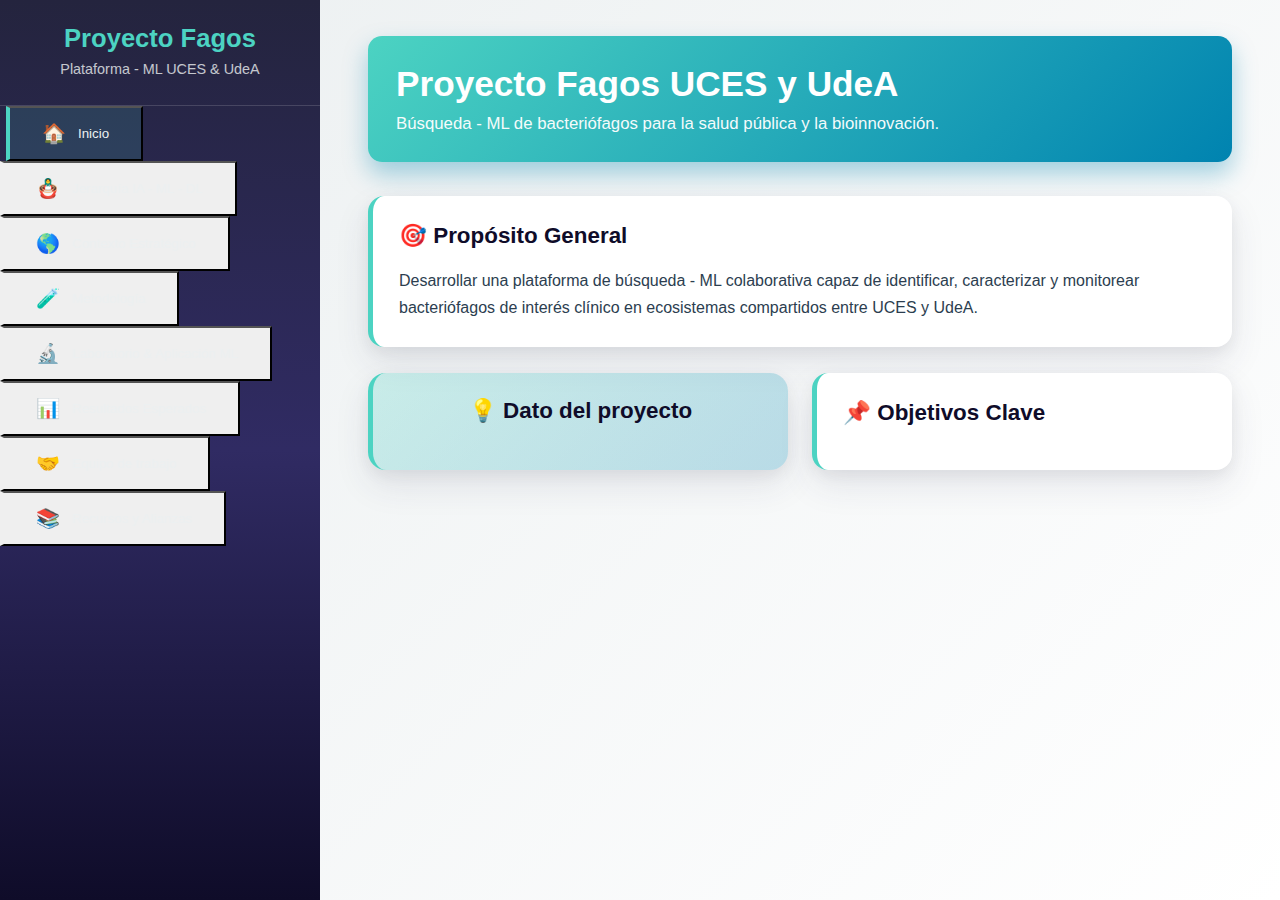
<file: index.html>
<!DOCTYPE html>
<html lang="es">
<head>
    <meta charset="UTF-8">
    <meta name="viewport" content="width=device-width, initial-scale=1.0">
    <title>Proyecto Fagos UCES y UdeA</title>
    <link rel="stylesheet" href="css/style.css">
</head>
<body>
    <button class="mobile-menu-btn" onclick="toggleSidebar()">☰</button>

    <div class="container">
        <nav class="sidebar" id="sidebar">
            <div class="sidebar-header">
                <h1>Proyecto Fagos</h1>
                <p>Plataforma - ML UCES &amp; UdeA</p>
            </div>

            <button class="menu-item active" data-section="home" onclick="showSection('home')">
                <span>🏠</span> Inicio
            </button>
            <button class="menu-item" data-section="jerarquia" onclick="showSection('jerarquia')">
                <span>🪆</span> Jerarquía IA - ML - DL
            </button>
            <button class="menu-item" data-section="context" onclick="showSection('context')">
                <span>🌎</span> Contexto Estratégico
            </button>
            <button class="menu-item" data-section="metodologia" onclick="showSection('metodologia')">
                <span>🧪</span> Metodología
            </button>
            <button class="menu-item" data-section="laboratorio" onclick="showSection('laboratorio')">
                <span>🔬</span> Laboratorio &amp; Aplicación ML
            </button>
            <button class="menu-item" data-section="resultados" onclick="showSection('resultados')">
                <span>📊</span> Resultados Esperados
            </button>
            <button class="menu-item" data-section="equipo" onclick="showSection('equipo')">
                <span>🤝</span> Equipo de trabajo
            </button>
            <button class="menu-item" data-section="recursos" onclick="showSection('recursos')">
                <span>📚</span> Recursos y Alianzas
            </button>
        </nav>

        <main class="main-content">
            <section id="home" class="content-section active">
                <header class="section-header">
                    <h2>Proyecto Fagos UCES y UdeA</h2>
                    <p>Búsqueda - ML de bacteriófagos para la salud pública y la bioinnovación.</p>
                </header>

                <article class="card">
                    <h3>🎯 Propósito General</h3>
                    <p>Desarrollar una plataforma de búsqueda - ML colaborativa capaz de identificar, caracterizar y monitorear bacteriófagos de interés clínico en ecosistemas compartidos entre UCES y UdeA.</p>
                </article>

                <div class="grid-2">
                    <article class="card fact-box">
                        <h3>💡 Dato del proyecto</h3>
                        <p id="fact-content"></p>
                    </article>

                    <article class="card">
                        <h3>📌 Objetivos Clave</h3>
                        <ul style="margin-left: 20px; line-height: 1.8;"></ul>
                    </article>
                </div>
            </section>

            <section id="jerarquia" class="content-section">
                <header class="section-header">
                    <h2>Jerarquía de la IA - ML - DL</h2>
                    <p>Explora el curso interactivo completo basado en la clasificación de la Inteligencia Artificial.</p>
                </header>

                <article class="card">
                    <h3>💡 Contenido temático:</h3>
                    <p>
                        A continuación se integra el módulo original de referencia con todos sus apartados, recursos didácticos e interacciones.
                        Puedes recorrerlo dentro de la aplicación manteniendo el esquema de navegación lateral de Proyecto Fagos.
                    </p>
                    <div class="hierarchy-iframe-wrapper">
                        <iframe id="hierarchy-iframe" src="appF2.html" title="Jerarquía IA - ML - DL"></iframe>
                    </div>
                </article>
            </section>

            <section id="context" class="content-section">
                <header class="section-header">
                    <h2>🌎 Contexto Estratégico</h2>
                    <p>La resistencia antimicrobiana exige soluciones colaborativas basadas en vigilancia temprana y terapias innovadoras.</p>
                </header>

                <div class="grid-3">
                    <article class="card">
                        <h3>🦠 Salud Pública</h3>
                        <p></p>
                    </article>
                    <article class="card">
                        <h3>🌱 Ecosistemas Compartidos</h3>
                        <p></p>
                    </article>
                    <article class="card">
                        <h3>🔗 Cooperación Binacional</h3>
                        <p></p>
                    </article>
                </div>

                <article class="card">
                    <h3>📈 Enfoque Integral</h3>
                    <div class="grid-auto">
                        <div class="card" style="border-left-color: #0083b0;">
                            <h4>Vigilancia Ambiental</h4>
                            <p></p>
                        </div>
                        <div class="card" style="border-left-color: #c33764;">
                            <h4>Investigación Traslacional</h4>
                            <p></p>
                        </div>
                        <div class="card" style="border-left-color: #4cd3c2;">
                            <h4>Modelado Predictivo</h4>
                            <p></p>
                        </div>
                    </div>
                </article>
            </section>

            <section id="metodologia" class="content-section">
                <header class="section-header">
                    <h2>🧪 Metodología del Proyecto</h2>
                    <p>Un ciclo iterativo que conecta campo, laboratorio, análisis de datos y transferencia tecnológica.</p>
                </header>

                <article class="card">
                    <h3>🔁 Flujo Operativo</h3>
                    <div class="timeline">
                        <div class="timeline-item">
                            <div class="timeline-card">
                                <div class="timestamp">Fase 1</div>
                                <h4>Planificación del Muestreo</h4>
                                <p>Selección de sitios, matrices y diseño de réplicas coordinadas entre equipos locales.</p>
                            </div>
                        </div>
                        <div class="timeline-item">
                            <div class="timeline-card">
                                <div class="timestamp">Fase 2</div>
                                <h4>Aislamiento y Cultivo</h4>
                                <p>Enriquecimiento bacteriano, cuantificación de fagos y validación de pureza.</p>
                            </div>
                        </div>
                        <div class="timeline-item">
                            <div class="timeline-card">
                                <div class="timestamp">Fase 3</div>
                                <h4>Secuenciación y Análisis</h4>
                                <p>Metagenómica shotgun, anotación funcional y clasificación taxonómica.</p>
                            </div>
                        </div>
                        <div class="timeline-item">
                            <div class="timeline-card">
                                <div class="timestamp">Fase 4</div>
                                <h4>Transferencia &amp; Difusión</h4>
                                <p>Protocolos abiertos, tableros en línea y talleres técnicos para actores sanitarios.</p>
                            </div>
                        </div>
                    </div>
                </article>

                <article class="card">
                    <h3>🧭 Protocolos Guiados</h3>
                    <div class="grid-3">
                        <button class="card" style="text-align: left; border-left-color: #0083b0;" onclick="loadProtocol('muestreo')">
                            <h4>Ruta de Muestreo</h4>
                            <p>Planificación, calibración y control de calidad en campo.</p>
                        </button>
                        <button class="card" style="text-align: left; border-left-color: #4cd3c2;" onclick="loadProtocol('laboratorio')">
                            <h4>Laboratorio</h4>
                            <p>Aislamiento, purificación y cuantificación de fagos.</p>
                        </button>
                        <button class="card" style="text-align: left; border-left-color: #c33764;" onclick="loadProtocol('analisis')">
                            <h4>Análisis Computacional</h4>
                            <p>Pipelines reproducibles y anotación automatizada.</p>
                        </button>
                    </div>
                    <div class="card" style="margin-top: 20px; border-left-color: #24243e;">
                        <h4>Detalle seleccionado</h4>
                        <p id="protocol-content"></p>
                    </div>
                </article>
            </section>

            <section id="laboratorio" class="content-section">
                <header class="section-header">
                    <h2>🔬 Laboratorio &amp; Aplicación ML</h2>
                    <p>Infraestructura compartida para caracterizar fagos con rigor y reproducibilidad.</p>
                </header>

                <div class="grid-2">
                    <article class="card">
                        <h3>🏛️ Plataforma de Bacterias vs Fagos - ML</h3>
                        <ul style="margin-left: 20px; line-height: 1.8;"></ul>
                    </article>

                    <article class="card">
                        <h3>💻 Núcleo Bioinformático</h3>
                        <p></p>
                        <div class="pill"></div>
                        <div class="pill"></div>
                        <div class="pill"></div>
                        <div class="pill"></div>
                    </article>
                </div>

                <article class="card">
                    <h3>🔒 Gobernanza de Datos</h3>
                    <div class="grid-auto">
                        <div class="card" style="border-left-color: #0f0c29;">
                            <h4>Seguridad &amp; Ética</h4>
                                <p></p>
                        </div>
                        <div class="card" style="border-left-color: #4cd3c2;">
                            <h4>Datos Abiertos</h4>
                                <p></p>
                        </div>
                        <div class="card" style="border-left-color: #0083b0;">
                            <h4>Interoperabilidad</h4>
                                <p></p>
                        </div>
                    </div>
                </article>
            </section>

            <section id="resultados" class="content-section">
                <header class="section-header">
                    <h2>📊 Resultados Esperados</h2>
                    <p>Metas medibles que respaldan la viabilidad y el impacto del proyecto en salud pública.</p>
                </header>

                <div class="grid-3">
                    <button class="card" style="text-align: left; border-left-color: #4cd3c2;" onclick="highlightResult('viabilidad')">
                        <h3>✅ Validación Técnica</h3>
                    </button>
                    <button class="card" style="text-align: left; border-left-color: #0083b0;" onclick="highlightResult('impacto')">
                        <h3>🌍 Impacto Social</h3>
                    </button>
                    <button class="card" style="text-align: left; border-left-color: #c33764;" onclick="highlightResult('seguimiento')">
                        <h3>📡 Seguimiento Continuo</h3>
                    </button>
                </div>

                <article class="card" style="margin-top: 20px; border-left-color: #24243e;">
                    <h3>🔍 Detalle en foco</h3>
                    <p id="result-highlight"></p>
                </article>

                <div class="grid-2" style="margin-top: 20px;">
                    <article class="card">
                        <h3>📑 Indicadores Clave</h3>
                        <ul style="margin-left: 20px; line-height: 1.8;"></ul>
                    </article>
                    <article class="card">
                        <h3>🤖 Innovación Aplicada</h3>
                        <p></p>
                    </article>
                </div>
            </section>

            <section id="equipo" class="content-section">
                <header class="section-header">
                    <h2>🤝 Equipo de trabajo</h2>
                    <p>Una red interdisciplinaria con liderazgo compartido entre UCES y UdeA.</p>
                </header>

                <div class="grid-3">
                    <article class="card">
                        <h3>Dr. Ronald Guillermo Peláez Sánchez</h3>
                        <p>Director científico, especialista en fagoterapia clínica, UCES.</p>
                        <div class="badge">Microbiología</div>
                    </article>
                    <article class="card">
                        <h3>Dra. Alexandra Cuartas</h3>
                        <p>Codirectora UdeA, cientifica especialista en fagoterapia clínica.</p>
                        <div class="badge">Microbiología</div>
                    </article>
                    <article class="card">
                        <h3>MSc. John Jairo Estrada Álvarez</h3>
                        <p>Asistente técnico en ML.</p>
                        <div class="badge">Matemático UdeA</div>
                        <div class="badge">Matemáticas aplicadas en Automatización y Control EAFIT</div>
                    </article>
                    <article class="card">
                        <h3>Estudiante Investigadora</h3>
                        <p>Valentina Rueda Paniagua.</p>
                        <div class="badge">Bióloga</div>
                        <div class="badge">Estudiante práctica</div>
                        <div class="badge">Universidad CES</div>
                    </article>
                </div>
            </section>

            <section id="recursos" class="content-section">
                <header class="section-header">
                    <h2>📚 Recursos y Alianzas</h2>
                    <p>Conectando conocimiento, financiamiento y transferencia tecnológica.</p>
                </header>

                <div class="grid-2">
                    <article class="resource-card">
                        <h4>Repositorio de Protocolos</h4>
                        <p>Documentación técnica, checklists y datasets anonimizados para laboratorios asociados.</p>
                        <a href="#">Acceder al repositorio</a>
                    </article>
                    <article class="resource-card" style="background: linear-gradient(135deg, rgba(12, 52, 131, 0.92), rgba(58, 96, 115, 0.92));">
                        <h4>Financiamiento</h4>
                        <p>Becas binacionales, cooperación internacional y coinversión con instituciones de salud.</p>
                        <a href="#">Ver convocatorias activas</a>
                    </article>
                </div>

                <article class="card" style="margin-top: 24px;">
                    <h3>📬 Contacto y Próximos Pasos</h3>
                    <ul style="margin-left: 20px; line-height: 1.8;">
                        <li>Convocatoria abierta para laboratorios asociados hasta Q4.</li>
                        <li>Agenda de workshops técnicos trimestrales en formato híbrido.</li>
                        <li>Integración con observatorios de salud pública y consorcios farmacéuticos.</li>
                    </ul>
                </article>
            </section>
        </main>
    </div>

    <script src="js/app.js"></script>
</body>
</html>
</file>
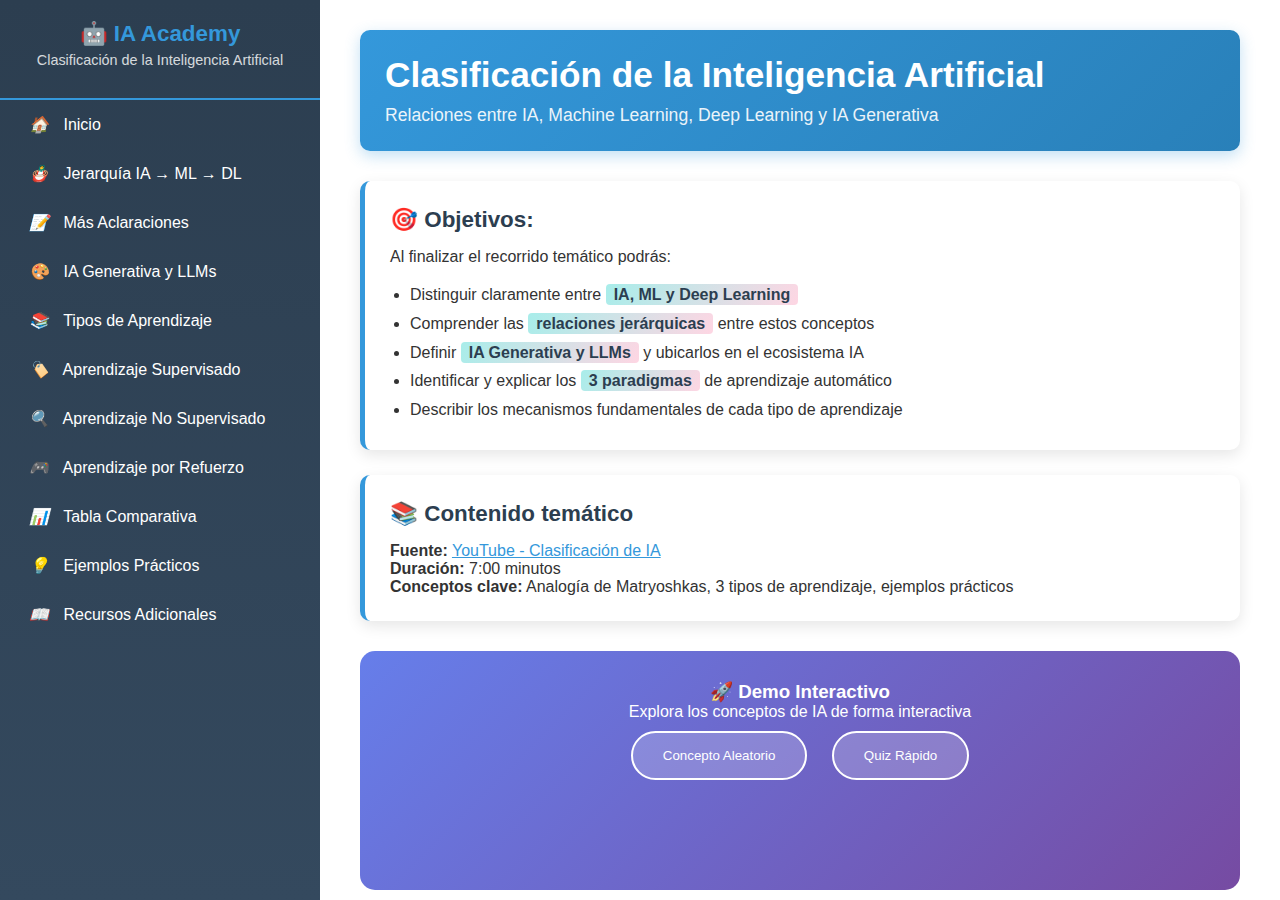
<file: appF2.html>
<!DOCTYPE html>
<html lang="es">
<head>
    <meta charset="UTF-8">
    <meta name="viewport" content="width=device-width, initial-scale=1.0">
    <title>Clasificación de la Inteligencia Artificial - Curso Interactivo</title>
    <style>
        * {
            margin: 0;
            padding: 0;
            box-sizing: border-box;
        }

        body {
            font-family: 'Segoe UI', Tahoma, Geneva, Verdana, sans-serif;
            background: linear-gradient(135deg, #667eea 0%, #764ba2 100%);
            min-height: 100vh;
            color: #333;
        }

        .container {
            display: flex;
            min-height: 100vh;
            max-width: 1400px;
            margin: 0 auto;
            background: white;
            box-shadow: 0 0 30px rgba(0,0,0,0.3);
        }

        /* Sidebar Menu */
        .sidebar {
            width: 320px;
            background: linear-gradient(180deg, #2c3e50 0%, #34495e 100%);
            color: white;
            padding: 20px 0;
            position: fixed;
            height: 100vh;
            overflow-y: auto;
            transition: transform 0.3s ease;
            z-index: 1000;
        }

        .sidebar-header {
            text-align: center;
            padding: 0 20px 30px;
            border-bottom: 2px solid #3498db;
        }

        .sidebar-header h1 {
            font-size: 1.4em;
            margin-bottom: 5px;
            color: #3498db;
        }

        .sidebar-header p {
            font-size: 0.9em;
            opacity: 0.8;
        }

        .menu-item {
            display: block;
            padding: 15px 25px;
            color: white;
            text-decoration: none;
            transition: all 0.3s ease;
            border-left: 4px solid transparent;
            cursor: pointer;
        }

        .menu-item:hover, .menu-item.active {
            background: rgba(52, 152, 219, 0.2);
            border-left-color: #3498db;
            transform: translateX(5px);
        }

        .menu-item i {
            width: 20px;
            margin-right: 10px;
        }

        /* Main Content */
        .main-content {
            flex: 1;
            margin-left: 320px;
            padding: 30px 40px;
            overflow-y: auto;
            max-height: 100vh;
        }

        .content-section {
            display: none;
            animation: fadeIn 0.5s ease;
        }

        .content-section.active {
            display: block;
        }

        @keyframes fadeIn {
            from { opacity: 0; transform: translateY(20px); }
            to { opacity: 1; transform: translateY(0); }
        }

        .section-header {
            background: linear-gradient(135deg, #3498db, #2980b9);
            color: white;
            padding: 25px;
            border-radius: 10px;
            margin-bottom: 30px;
            box-shadow: 0 5px 15px rgba(52, 152, 219, 0.3);
        }

        .section-header h2 {
            font-size: 2.2em;
            margin-bottom: 10px;
        }

        .section-header p {
            font-size: 1.1em;
            opacity: 0.9;
        }

        /* Cards */
        .card {
            background: white;
            border-radius: 10px;
            padding: 25px;
            margin-bottom: 25px;
            box-shadow: 0 5px 15px rgba(0,0,0,0.1);
            border-left: 5px solid #3498db;
            transition: transform 0.3s ease, box-shadow 0.3s ease;
        }

        .card:hover {
            transform: translateY(-5px);
            box-shadow: 0 10px 25px rgba(0,0,0,0.15);
        }

        .card h3 {
            color: #2c3e50;
            margin-bottom: 15px;
            font-size: 1.4em;
        }

        .card h4 {
            color: #34495e;
            margin-bottom: 10px;
            font-size: 1.2em;
        }

        /* Matryoshka Visual */
        .hierarchy-visual {
            display: flex;
            align-items: flex-start;
            justify-content: center;
            gap: 36px;
            flex-wrap: wrap;
            margin: 30px 0;
        }

        .hierarchy-stacks {
            display: flex;
            flex-direction: column;
            gap: 16px;
        }

        .hierarchy-block {
            position: relative;
            border-radius: 16px;
            padding: 22px 26px;
            color: #ffffff;
            min-width: 320px;
            box-shadow: 0 15px 30px rgba(47, 72, 88, 0.25);
        }

        .hierarchy-block::before {
            content: '';
            position: absolute;
            left: 18px;
            bottom: 18px;
            border-radius: 50px;
            height: 6px;
            background: rgba(255, 255, 255, 0.35);
            width: 80px;
        }

        .block-ia {
            background: linear-gradient(135deg, #93329e, #5c258d);
        }

        .block-ml {
            background: linear-gradient(135deg, #ffb347, #ffcc33);
            color: #2c3e50;
        }

        .block-dl {
            background: linear-gradient(135deg, #56ccf2, #2f80ed);
        }

        .block-title {
            font-size: 1.3em;
            font-weight: 700;
            margin-bottom: 8px;
        }

        .block-subtitle {
            font-size: 0.95em;
            line-height: 1.6;
            opacity: 0.95;
        }

        .block-badge {
            display: inline-flex;
            align-items: center;
            gap: 6px;
            border-radius: 999px;
            padding: 6px 12px;
            background: rgba(255, 255, 255, 0.2);
            font-size: 0.75em;
            margin-top: 12px;
        }

        .hierarchy-legend {
            display: grid;
            gap: 18px;
            max-width: 420px;
        }

        .legend-item {
            display: flex;
            align-items: flex-start;
            gap: 14px;
            padding: 16px 18px;
            border-radius: 14px;
            background: rgba(52, 152, 219, 0.12);
            border-left: 5px solid #3498db;
        }

        .legend-icon {
            font-size: 1.6em;
        }

        .legend-item h4 {
            margin-bottom: 6px;
            color: #2c3e50;
        }

        .legend-item p {
            font-size: 0.95em;
            line-height: 1.6;
            color: #34495e;
        }

        /* Learning Types Grid */
        .learning-grid {
            display: grid;
            grid-template-columns: repeat(auto-fit, minmax(300px, 1fr));
            gap: 25px;
            margin: 30px 0;
        }

        .learning-card {
            background: linear-gradient(135deg, #667eea 0%, #764ba2 100%);
            color: white;
            padding: 25px;
            border-radius: 15px;
            text-align: center;
            transform: perspective(1000px) rotateX(0deg);
            transition: all 0.3s ease;
        }

        .learning-card:hover {
            transform: perspective(1000px) rotateX(-10deg) translateY(-10px);
            box-shadow: 0 15px 30px rgba(0,0,0,0.3);
        }

        .learning-card h4 {
            font-size: 1.5em;
            margin-bottom: 15px;
            color: #fff;
        }

        .learning-card .icon {
            font-size: 3em;
            margin-bottom: 15px;
            opacity: 0.8;
        }

        /* Comparison Table */
        .comparison-table {
            background: white;
            border-radius: 10px;
            overflow: hidden;
            box-shadow: 0 5px 15px rgba(0,0,0,0.1);
            margin: 30px 0;
        }

        .comparison-table table {
            width: 100%;
            border-collapse: collapse;
        }

        .comparison-table th {
            background: linear-gradient(135deg, #3498db, #2980b9);
            color: white;
            padding: 15px;
            text-align: left;
            font-weight: bold;
        }

        .comparison-table td {
            padding: 15px;
            border-bottom: 1px solid #ecf0f1;
        }

        .comparison-table tr:nth-child(even) {
            background: #f8f9fa;
        }

        .comparison-table tr:hover {
            background: #e8f4fd;
        }

        /* Timeline */
        .timeline {
            position: relative;
            margin: 30px 0;
        }

        .timeline::before {
            content: '';
            position: absolute;
            left: 30px;
            top: 0;
            bottom: 0;
            width: 4px;
            background: linear-gradient(to bottom, #3498db, #2980b9);
        }

        .timeline-item {
            position: relative;
            margin-bottom: 30px;
            padding-left: 80px;
        }

        .timeline-item::before {
            content: '';
            position: absolute;
            left: 22px;
            top: 20px;
            width: 20px;
            height: 20px;
            border-radius: 50%;
            background: #3498db;
            border: 4px solid white;
            box-shadow: 0 0 0 4px #3498db;
        }

        .timeline-content {
            background: white;
            padding: 20px;
            border-radius: 10px;
            box-shadow: 0 5px 15px rgba(0,0,0,0.1);
        }

        .timestamp {
            background: #3498db;
            color: white;
            padding: 5px 15px;
            border-radius: 20px;
            font-size: 0.9em;
            display: inline-block;
            margin-bottom: 10px;
        }

        .modal-overlay {
            position: fixed;
            top: 0;
            left: 0;
            width: 100%;
            height: 100%;
            background: rgba(15, 12, 41, 0.75);
            display: none;
            align-items: center;
            justify-content: center;
            padding: 20px;
            z-index: 2000;
        }

        .modal-overlay.active {
            display: flex;
        }

        .modal-dialog {
            background: white;
            border-radius: 18px;
            max-width: 960px;
            width: 100%;
            max-height: 90vh;
            overflow-y: auto;
            box-shadow: 0 25px 60px rgba(44, 62, 80, 0.35);
            padding: 30px 32px;
            position: relative;
        }

        .modal-close {
            position: absolute;
            top: 16px;
            right: 16px;
            background: #e74c3c;
            border: none;
            color: white;
            width: 40px;
            height: 40px;
            border-radius: 50%;
            cursor: pointer;
            font-size: 1.2em;
            box-shadow: 0 10px 20px rgba(231, 76, 60, 0.35);
        }

        .modal-close:hover {
            transform: scale(1.05);
        }

        .modal-button {
            background: linear-gradient(135deg, #667eea 0%, #764ba2 100%);
            color: white;
            border: none;
            padding: 14px 28px;
            border-radius: 999px;
            cursor: pointer;
            font-size: 1em;
            box-shadow: 0 12px 24px rgba(118, 75, 162, 0.35);
            transition: transform 0.3s ease, box-shadow 0.3s ease;
        }

        .modal-button:hover {
            transform: translateY(-2px);
            box-shadow: 0 18px 32px rgba(118, 75, 162, 0.45);
        }

        /* Code Examples */
        .code-example {
            background: #2c3e50;
            color: #ecf0f1;
            padding: 20px;
            border-radius: 10px;
            margin: 20px 0;
            font-family: 'Courier New', monospace;
            overflow-x: auto;
            position: relative;
        }

        .code-example::before {
            content: 'Ejemplo Conceptual';
            position: absolute;
            top: -10px;
            left: 20px;
            background: #3498db;
            color: white;
            padding: 5px 15px;
            border-radius: 5px;
            font-size: 0.8em;
        }

        /* Examples Grid */
        .examples-grid {
            display: grid;
            grid-template-columns: repeat(auto-fit, minmax(280px, 1fr));
            gap: 20px;
            margin: 30px 0;
        }

        .example-card {
            background: linear-gradient(135deg, #16a085 0%, #f4d03f 100%);
            color: white;
            padding: 20px;
            border-radius: 10px;
            text-align: center;
        }

        .example-card h5 {
            margin-bottom: 10px;
            font-size: 1.2em;
        }

        /* Mobile Responsive */
        @media (max-width: 768px) {
            .sidebar {
                transform: translateX(-100%);
                width: 280px;
            }

            .sidebar.active {
                transform: translateX(0);
            }

            .main-content {
                margin-left: 0;
                padding: 20px;
            }

            .matryoshka-container {
                flex-direction: column;
            }

            .ai-doll, .ml-doll, .dl-doll {
                position: static;
                margin: 10px 0;
            }

            .learning-grid {
                grid-template-columns: 1fr;
            }
        }

        /* Mobile Menu Button */
        .mobile-menu-btn {
            display: none;
            position: fixed;
            top: 20px;
            left: 20px;
            z-index: 1001;
            background: #3498db;
            color: white;
            border: none;
            width: 50px;
            height: 50px;
            border-radius: 50%;
            cursor: pointer;
            box-shadow: 0 5px 15px rgba(0,0,0,0.3);
        }

        @media (max-width: 768px) {
            .mobile-menu-btn {
                display: block;
            }
        }

        /* Animations */
        .fade-in {
            animation: fadeIn 0.6s ease forwards;
        }

        .slide-in {
            animation: slideIn 0.8s ease forwards;
        }

        @keyframes slideIn {
            from { 
                opacity: 0; 
                transform: translateX(-50px); 
            }
            to { 
                opacity: 1; 
                transform: translateX(0); 
            }
        }

        /* Interactive Elements */
        .interactive-demo {
            background: linear-gradient(135deg, #667eea 0%, #764ba2 100%);
            color: white;
            padding: 30px;
            border-radius: 15px;
            margin: 30px 0;
            text-align: center;
        }

        .demo-button {
            background: rgba(255,255,255,0.2);
            border: 2px solid white;
            color: white;
            padding: 15px 30px;
            border-radius: 25px;
            cursor: pointer;
            margin: 10px;
            transition: all 0.3s ease;
        }

        .demo-button:hover {
            background: white;
            color: #667eea;
            transform: translateY(-2px);
        }

        .highlight {
            background: linear-gradient(120deg, #a8edea 0%, #fed6e3 100%);
            padding: 2px 8px;
            border-radius: 4px;
            color: #2c3e50;
            font-weight: bold;
        }
    </style>
</head>
<body>
    <button class="mobile-menu-btn" onclick="toggleSidebar()">☰</button>

    <div class="container">
        <!-- Sidebar Menu -->
        <nav class="sidebar" id="sidebar">
            <div class="sidebar-header">
                <h1>🤖 IA Academy</h1>
                <p>Clasificación de la Inteligencia Artificial</p>
            </div>
            
            <a href="#" class="menu-item active" onclick="showSection('home')">
                <i>🏠</i> Inicio
            </a>
            <a href="#" class="menu-item" onclick="showSection('hierarchy')">
                <i>🪆</i> Jerarquía IA → ML → DL
            </a>
            <a href="#" class="menu-item" onclick="showSection('mas-aclaraciones')">
                <i>📝</i> Más Aclaraciones
            </a>
            <a href="#" class="menu-item" onclick="showSection('generative')">
                <i>🎨</i> IA Generativa y LLMs
            </a>
            <a href="#" class="menu-item" onclick="showSection('learning-types')">
                <i>📚</i> Tipos de Aprendizaje
            </a>
            <a href="#" class="menu-item" onclick="showSection('supervised')">
                <i>🏷️</i> Aprendizaje Supervisado
            </a>
            <a href="#" class="menu-item" onclick="showSection('unsupervised')">
                <i>🔍</i> Aprendizaje No Supervisado
            </a>
            <a href="#" class="menu-item" onclick="showSection('reinforcement')">
                <i>🎮</i> Aprendizaje por Refuerzo
            </a>
            <a href="#" class="menu-item" onclick="showSection('comparison')">
                <i>📊</i> Tabla Comparativa
            </a>
            <a href="#" class="menu-item" onclick="showSection('examples')">
                <i>💡</i> Ejemplos Prácticos
            </a>
            <a href="#" class="menu-item" onclick="showSection('resources')">
                <i>📖</i> Recursos Adicionales
            </a>
        </nav>

        <!-- Main Content -->
        <main class="main-content">
            <!-- Home Section -->
            <div id="home" class="content-section active">
                <div class="section-header">
                    <h2>Clasificación de la Inteligencia Artificial</h2>
                    <p>Relaciones entre IA, Machine Learning, Deep Learning y IA Generativa</p>
                </div>

                <div class="card">
                    <h3>🎯 Objetivos:</h3>
                    <p>Al finalizar el recorrido temático podrás:</p>
                    <ul style="margin: 15px 0 0 20px; line-height: 1.8;">
                        <li>Distinguir claramente entre <span class="highlight">IA, ML y Deep Learning</span></li>
                        <li>Comprender las <span class="highlight">relaciones jerárquicas</span> entre estos conceptos</li>
                        <li>Definir <span class="highlight">IA Generativa y LLMs</span> y ubicarlos en el ecosistema IA</li>
                        <li>Identificar y explicar los <span class="highlight">3 paradigmas</span> de aprendizaje automático</li>
                        <li>Describir los mecanismos fundamentales de cada tipo de aprendizaje</li>
                    </ul>
                </div>

                <div class="card">
                    <h3>📚 Contenido temático</h3>
                    <p><strong>Fuente:</strong> <a href="https://www.youtube.com/watch?v=5DDBnsHA61U" target="_blank" style="color: #3498db;">YouTube - Clasificación de IA</a></p>
                    <p><strong>Duración:</strong> 7:00 minutos</p>
                    <p><strong>Conceptos clave:</strong> Analogía de Matryoshkas, 3 tipos de aprendizaje, ejemplos prácticos</p>
                </div>

                <div class="interactive-demo">
                    <h3>🚀 Demo Interactivo</h3>
                    <p>Explora los conceptos de IA de forma interactiva</p>
                    <button class="demo-button" onclick="showRandomConcept()">Concepto Aleatorio</button>
                    <button class="demo-button" onclick="startQuiz()">Quiz Rápido</button>
                    <div id="demo-content" style="margin-top: 20px; min-height: 50px;"></div>
                </div>
            </div>

            <!-- Hierarchy Section -->
            <div id="hierarchy" class="content-section">
                <div class="section-header">
                    <h2>🪆 Jerarquía: IA → ML → Deep Learning</h2>
                    <p>La analogía de las Matryoshkas para entender las relaciones</p>
                </div>

                <div class="card">
                    <h3>Visualización de la Jerarquía</h3>
                    <div class="hierarchy-visual">
                        <div class="hierarchy-stacks">
                            <div class="hierarchy-block block-ia">
                                <div class="block-title">INTELIGENCIA ARTIFICIAL</div>
                                <div class="block-subtitle">Disciplina que abarca técnicas para crear sistemas que tomen decisiones inteligentes de forma autónoma.</div>
                                <div class="block-badge">Cobertura más amplia</div>
                            </div>
                            <div class="hierarchy-block block-ml" style="margin-left: 64px;">
                                <div class="block-title">MACHINE LEARNING</div>
                                <div class="block-subtitle">Subconjunto de la IA que usa datos para entrenar modelos capaces de predecir o clasificar sin reglas explícitas.</div>
                                <div class="block-badge">Aprende desde datos</div>
                            </div>
                            <div class="hierarchy-block block-dl" style="margin-left: 128px;">
                                <div class="block-title">DEEP LEARNING</div>
                                <div class="block-subtitle">Familia de algoritmos de Machine Learning basados en redes neuronales profundas que modelan patrones complejos.</div>
                                <div class="block-badge">Redes neuronales profundas</div>
                            </div>
                        </div>
                        <div class="hierarchy-legend">
                            <div class="legend-item" style="border-left-color: #b91d73; background: rgba(185,29,115,0.12);">
                                <div class="legend-icon">🤖</div>
                                <div>
                                    <h4>Inteligencia Artificial</h4>
                                    <p>Disciplina que abarca cualquier técnica para lograr que las máquinas tomen decisiones autónomas o inteligentes.</p>
                                </div>
                            </div>
                            <div class="legend-item" style="border-left-color: #f2994a; background: rgba(242,153,74,0.12);">
                                <div class="legend-icon">🧠</div>
                                <div>
                                    <h4>Machine Learning</h4>
                                    <p>Subconjunto de la IA que entrena modelos con datos estructurados o no estructurados para realizar predicciones o clasificaciones.</p>
                                </div>
                            </div>
                            <div class="legend-item" style="border-left-color: #2f80ed; background: rgba(47,128,237,0.12);">
                                <div class="legend-icon">🧬</div>
                                <div>
                                    <h4>Deep Learning</h4>
                                    <p>Familia de algoritmos de Machine Learning basados en redes neuronales con múltiples capas para detectar patrones altamente complejos.</p>
                                </div>
                            </div>
                        </div>
                    </div>
                </div>

                <div class="card">
                    <h3>🤖 Inteligencia Artificial (IA)</h3>
                    <h4>Definición:</h4>
                    <p>Campo amplio de las ciencias de la computación que se enfoca en crear máquinas que imiten el comportamiento inteligente humano.</p>
                    
                    <h4>Analogía:</h4>
                    <p>La <strong>Matryoshka más grande</strong> - el paraguas que abarca todos los demás conceptos.</p>
                    
                    <h4>Ejemplos:</h4>
                    <div class="examples-grid">
                        <div class="example-card">
                            <h5>🗣️ Asistentes de Voz</h5>
                            <p>Comprenden y responden a comandos hablados</p>
                        </div>
                        <div class="example-card">
                            <h5>🎮 Videojuegos</h5>
                            <p>Personajes que reaccionan inteligentemente</p>
                        </div>
                    </div>
                </div>

                <div class="card">
                    <h3>🧠 Machine Learning (ML)</h3>
                    <h4>Definición:</h4>
                    <p>Subconjunto de la IA donde los algoritmos aprenden patrones de los datos y toman decisiones sin reglas programáticas explícitas.</p>
                    
                    <h4>Analogía:</h4>
                    <p>La <strong>segunda Matryoshka</strong> dentro de la IA.</p>
                    
                    <h4>Ejemplo:</h4>
                    <div class="code-example">
# Filtro de spam aprendiendo de miles de ejemplos de emails
emails_spam = ["Oferta increíble!!!", "Gana dinero fácil", ...]
emails_normales = ["Reunión mañana", "Informe adjunto", ...]

# El algoritmo aprende patrones sin reglas explícitas
modelo.entrenar(emails_spam, emails_normales)
resultado = modelo.clasificar("Nuevo email")  # ¿Spam o normal?
                    </div>
                </div>

                <div class="card">
                    <h3>🧬 Deep Learning (DL)</h3>
                    <h4>Definición:</h4>
                    <p>Subconjunto del ML que utiliza redes neuronales de múltiples capas. Maneja grandes cantidades de datos. Se describe como <strong>"ML con superpoderes"</strong>.</p>
                    
                    <h4>Analogía:</h4>
                    <p>La <strong>Matryoshka más pequeña y compleja</strong> dentro del ML.</p>
                    
                    <h4>Ejemplo:</h4>
                    <div class="code-example">
# Reconocimiento facial procesando millones de fotos
red_neuronal = RedesProfundas(capas=50)
fotos_entrenamiento = cargar_millones_de_fotos()

# Múltiples capas procesan características complejas
capa1: detecta_bordes()
capa2: reconoce_formas()
capa3: identifica_caras()
...
capa50: clasifica_persona()

resultado = red_neuronal.reconocer(nueva_foto)
                    </div>
                </div>
            </div>

            <div id="mas-aclaraciones" class="content-section">
                <div class="section-header">
                    <h2>📝 Más Aclaraciones sobre IA, ML y DL</h2>
                    <p>Consulta el material complementario para profundizar en los conceptos clave</p>
                </div>

                <div class="card">
                    <h3>📖 Contenido Complementario</h3>
                    <p>Explora la explicación extendida y recursos adicionales disponibles en la pestaña independiente.</p>
                    <iframe src="appF3Aclaraciones.html" title="Más aclaraciones de IA, ML y DL" style="width: 100%; height: 80vh; border: none; border-radius: 12px; box-shadow: 0 10px 30px rgba(0,0,0,0.15);"></iframe>
                </div>
            </div>

            <!-- Generative AI Section -->
            <div id="generative" class="content-section">
                <div class="section-header">
                    <h2>🎨 IA Generativa y Modelos de Lenguaje (LLMs)</h2>
                    <p>La frontera creativa de la tecnología actual</p>
                </div>

                <div class="card">
                    <h3>🎭 IA Generativa</h3>
                    <h4>Definición:</h4>
                    <p>Campo de la IA enfocado en <strong>crear contenido nuevo y original</strong> (texto, imágenes, video, audio) en lugar de solo analizar o clasificar datos.</p>
                    
                    <h4>Capacidades:</h4>
                    <ul style="margin: 15px 0 0 20px; line-height: 1.8;">
                        <li>🖼️ Generar imágenes realistas</li>
                        <li>📝 Escribir textos coherentes</li>
                        <li>🎵 Componer música original</li>
                        <li>🎬 Crear videos sintéticos</li>
                        <li>💬 Mantener conversaciones naturales</li>
                    </ul>
                </div>

                <div class="card">
                    <h3>🧠 Modelos de Lenguaje Grande (LLM)</h3>
                    <h4>Definición:</h4>
                    <p>Modelos de IA especializados (construidos frecuentemente con Deep Learning) entrenados en <strong>datasets masivos de texto</strong> para entender, procesar y generar lenguaje similar al humano.</p>
                    
                    <h4>Ejemplo Principal:</h4>
                    <div class="code-example">
# ChatGPT como ejemplo de LLM
usuario: "Explícame la fotosíntesis"

ChatGPT: "La fotosíntesis es el proceso mediante el cual 
las plantas convierten la luz solar, agua y dióxido de 
carbono en glucosa y oxígeno. Este proceso ocurre en 
los cloroplastos..."

# Capacidades del LLM:
- Comprende contexto
- Genera respuestas coherentes
- Mantiene conversaciones largas
- Traduce entre idiomas
- Escribe código, poesía, ensayos
                    </div>
                </div>

                <div class="card">
                    <h3>🔗 Relación: LLMs son un ejemplo prominente de IA Generativa</h3>
                    <p>Los LLMs representan una de las aplicaciones más exitosas y conocidas de la IA Generativa, especialmente en la generación de texto y conversación natural.</p>
                    
                    <div class="learning-grid">
                        <div class="learning-card">
                            <div class="icon">🤖</div>
                            <h4>ChatGPT</h4>
                            <p>Conversaciones naturales y generación de texto</p>
                        </div>
                        <div class="learning-card">
                            <div class="icon">🎨</div>
                            <h4>DALL-E</h4>
                            <p>Generación de imágenes desde descripciones</p>
                        </div>
                        <div class="learning-card">
                            <div class="icon">🎵</div>
                            <h4>Sistemas de Música IA</h4>
                            <p>Composición automática de melodías</p>
                        </div>
                    </div>
                </div>
            </div>

            <!-- Learning Types Section -->
            <div id="learning-types" class="content-section">
                <div class="section-header">
                    <h2>📚 Tipos de Aprendizaje: ¿Cómo Aprenden las Máquinas?</h2>
                    <p>Los tres paradigmas fundamentales del Machine Learning</p>
                </div>

                <div class="learning-grid">
                    <div class="learning-card">
                        <div class="icon">🏷️</div>
                        <h4>Aprendizaje Supervisado</h4>
                        <p><strong>Datos:</strong> Etiquetados</p>
                        <p><strong>Objetivo:</strong> Predecir</p>
                        <p>Los modelos aprenden de datos con respuestas conocidas para predecir resultados en datos nuevos.</p>
                    </div>
                    
                    <div class="learning-card">
                        <div class="icon">🔍</div>
                        <h4>Aprendizaje No Supervisado</h4>
                        <p><strong>Datos:</strong> Sin etiquetas</p>
                        <p><strong>Objetivo:</strong> Encontrar patrones</p>
                        <p>Como un detective, encuentra conexiones ocultas sin pistas iniciales.</p>
                    </div>
                    
                    <div class="learning-card">
                        <div class="icon">🎮</div>
                        <h4>Aprendizaje por Refuerzo</h4>
                        <p><strong>Datos:</strong> Interacción prueba-error</p>
                        <p><strong>Objetivo:</strong> Obtener recompensa</p>
                        <p>Un agente aprende a través de acciones y recompensas, como aprender un juego.</p>
                    </div>
                </div>

                <div class="card">
                    <h3>🎯 Comparación Visual de Objetivos</h3>
                    <div class="interactive-demo">
                        <h4>Selecciona un tipo de aprendizaje para ver su proceso:</h4>
                        <button class="demo-button" onclick="showLearningProcess('supervised')">Supervisado</button>
                        <button class="demo-button" onclick="showLearningProcess('unsupervised')">No Supervisado</button>
                        <button class="demo-button" onclick="showLearningProcess('reinforcement')">Refuerzo</button>
                        
                        <div id="learning-process" style="margin-top: 20px;">
                            <p>Haz clic en un botón para ver el proceso de aprendizaje</p>
                        </div>
                    </div>
                </div>
            </div>

            <!-- Supervised Learning Section -->
            <div id="supervised" class="content-section">
                <div class="section-header">
                    <h2>🏷️ Aprendizaje Supervisado</h2>
                    <p>Predicción basada en ejemplos etiquetados</p>
                </div>

                <div class="card">
                    <h3>📋 Características Principales</h3>
                    <ul style="line-height: 1.8; margin-left: 20px;">
                        <li><strong>Datos:</strong> Etiquetados (con respuestas conocidas)</li>
                        <li><strong>Objetivo:</strong> Aprender a predecir resultados</li>
                        <li><strong>Proceso:</strong> Entrenamiento con ejemplos → Predicción en datos nuevos</li>
                        <li><strong>Evaluación:</strong> Comparar predicciones con respuestas reales</li>
                    </ul>
                </div>

                <div class="card">
                    <h3>🐱 Ejemplo Detallado: Reconocimiento de Gatos</h3>
                    <div class="code-example">
# Dataset de entrenamiento (datos etiquetados)
imagenes_entrenamiento = [
    ("gato1.jpg", "GATO"),
    ("gato2.jpg", "GATO"),
    ("perro1.jpg", "NO_GATO"),
    ("perro2.jpg", "NO_GATO"),
    # ... miles de ejemplos más
]

# Proceso de entrenamiento
modelo = AlgoritmoSupervisionado()
for imagen, etiqueta in imagenes_entrenamiento:
    modelo.aprender(imagen, etiqueta)

# Predicción en nueva imagen
nueva_imagen = "animal_desconocido.jpg"
prediccion = modelo.predecir(nueva_imagen)
# Resultado: "GATO" con 85% de confianza
                    </div>
                </div>

                <div class="card">
                    <h3>🔧 Tipos de Problemas</h3>
                    <div class="examples-grid">
                        <div class="example-card">
                            <h5>📊 Clasificación</h5>
                            <p>Categorizar datos en clases discretas</p>
                            <small>Ej: Spam/No spam, Gato/Perro</small>
                        </div>
                        <div class="example-card">
                            <h5>📈 Regresión</h5>
                            <p>Predecir valores numéricos continuos</p>
                            <small>Ej: Precio de casas, temperatura</small>
                        </div>
                    </div>
                </div>

                <div class="card">
                    <h3>💡 Ejemplos Prácticos del Mundo Real</h3>
                    <div class="examples-grid">
                        <div class="example-card">
                            <h5>📧 Filtro de Spam</h5>
                            <p>Clasificar emails como spam o legítimos basándose en miles de ejemplos previos</p>
                        </div>
                        <div class="example-card">
                            <h5>🏥 Diagnóstico Médico</h5>
                            <p>Predecir enfermedades analizando síntomas y resultados de exámenes</p>
                        </div>
                        <div class="example-card">
                            <h5>💰 Aprobación de Créditos</h5>
                            <p>Evaluar riesgo crediticio basándose en historiales financieros</p>
                        </div>
                        <div class="example-card">
                            <h5>🚗 Vehículos Autónomos</h5>
                            <p>Reconocer señales de tráfico, peatones y obstáculos</p>
                        </div>
                    </div>
                </div>
            </div>

            <!-- Unsupervised Learning Section -->
            <div id="unsupervised" class="content-section">
                <div class="section-header">
                    <h2>🔍 Aprendizaje No Supervisado</h2>
                    <p>Descubriendo patrones ocultos sin guías</p>
                </div>

                <div class="card">
                    <h3>🕵️ Analogía del Detective</h3>
                    <p>Como un <strong>detective encontrando conexiones ocultas sin pistas iniciales</strong>, el aprendizaje no supervisado busca patrones, estructuras y agrupaciones en datos sin etiquetas.</p>
                </div>

                <div class="card">
                    <h3>📋 Características Principales</h3>
                    <ul style="line-height: 1.8; margin-left: 20px;">
                        <li><strong>Datos:</strong> Sin etiquetas (no hay respuestas conocidas)</li>
                        <li><strong>Objetivo:</strong> Descubrir patrones ocultos y estructuras</li>
                        <li><strong>Proceso:</strong> Análisis exploratorio → Identificación de agrupaciones</li>
                        <li><strong>Desafío:</strong> No hay forma directa de evaluar si el resultado es "correcto"</li>
                    </ul>
                </div>

                <div class="card">
                    <h3>🛍️ Ejemplo Detallado: Segmentación de Clientes</h3>
                    <div class="code-example">
# Dataset sin etiquetas (comportamiento de compra)
datos_clientes = [
    {"edad": 25, "gasto_mensual": 500, "frecuencia_compra": 10},
    {"edad": 45, "gasto_mensual": 1200, "frecuencia_compra": 3},
    {"edad": 30, "gasto_mensual": 800, "frecuencia_compra": 7},
    # ... miles de clientes más SIN categorías predefinidas
]

# Algoritmo encuentra grupos naturales
algoritmo = ClusteringNoSupervisado()
grupos = algoritmo.encontrar_patrones(datos_clientes)

# Descubre segmentos como:
# Grupo 1: "Jóvenes compradores frecuentes"
# Grupo 2: "Adultos compradores premium"  
# Grupo 3: "Compradores ocasionales"
                    </div>
                </div>

                <div class="card">
                    <h3>🔧 Técnicas Principales</h3>
                    <div class="examples-grid">
                        <div class="example-card">
                            <h5>🎯 Clustering</h5>
                            <p>Agrupar datos similares</p>
                            <small>Ej: Segmentos de mercado, especies</small>
                        </div>
                        <div class="example-card">
                            <h5>📉 Reducción Dimensional</h5>
                            <p>Simplificar datos complejos</p>
                            <small>Ej: Visualización, compresión</small>
                        </div>
                        <div class="example-card">
                            <h5>🔗 Reglas de Asociación</h5>
                            <p>Encontrar relaciones entre elementos</p>
                            <small>Ej: "Quién compra X también compra Y"</small>
                        </div>
                        <div class="example-card">
                            <h5>🚨 Detección de Anomalías</h5>
                            <p>Identificar datos inusuales</p>
                            <small>Ej: Fraude, fallas en sistemas</small>
                        </div>
                    </div>
                </div>

                <div class="card">
                    <h3>💡 Ejemplos Prácticos del Mundo Real</h3>
                    <div class="examples-grid">
                        <div class="example-card">
                            <h5>🛒 Análisis de Cesta de Compras</h5>
                            <p>Descubrir qué productos se compran juntos frecuentemente</p>
                        </div>
                        <div class="example-card">
                            <h5>🧬 Investigación Genética</h5>
                            <p>Agrupar genes con funciones similares sin conocimiento previo</p>
                        </div>
                        <div class="example-card">
                            <h5>📱 Sistemas de Recomendación</h5>
                            <p>Encontrar usuarios con gustos similares para sugerir contenido</p>
                        </div>
                        <div class="example-card">
                            <h5>🌐 Análisis de Redes Sociales</h5>
                            <p>Identificar comunidades y grupos de influencia</p>
                        </div>
                    </div>
                </div>
            </div>

            <!-- Reinforcement Learning Section -->
            <div id="reinforcement" class="content-section">
                <div class="section-header">
                    <h2>🎮 Aprendizaje por Refuerzo</h2>
                    <p>Aprender a través de acciones y recompensas</p>
                </div>

                <div class="card">
                    <h3>🎯 Analogía del Juego</h3>
                    <p>Como <strong>aprender a jugar un videojuego</strong>, el agente prueba diferentes acciones, recibe retroalimentación (recompensas o castigos) y mejora su estrategia con el tiempo.</p>
                </div>

                <div class="card">
                    <h3>📋 Características Principales</h3>
                    <ul style="line-height: 1.8; margin-left: 20px;">
                        <li><strong>Datos:</strong> Interacción prueba-error con el entorno</li>
                        <li><strong>Objetivo:</strong> Maximizar recompensas acumuladas</li>
                        <li><strong>Proceso:</strong> Acción → Recompensa/Castigo → Ajuste de estrategia</li>
                        <li><strong>Característica única:</strong> Aprende de las consecuencias de sus propias acciones</li>
                    </ul>
                </div>

                <div class="card">
                    <h3>🔄 Ciclo de Aprendizaje por Refuerzo</h3>
                    <div class="timeline">
                        <div class="timeline-item">
                            <div class="timeline-content">
                                <div class="timestamp">Paso 1</div>
                                <h4>🌍 Escenario (Observación)</h4>
                                <p>El agente observa el estado actual del entorno</p>
                            </div>
                        </div>
                        <div class="timeline-item">
                            <div class="timeline-content">
                                <div class="timestamp">Paso 2</div>
                                <h4>⚡ Acción</h4>
                                <p>El agente elige y ejecuta una acción</p>
                            </div>
                        </div>
                        <div class="timeline-item">
                            <div class="timeline-content">
                                <div class="timestamp">Paso 3</div>
                                <h4>🏆 Recompensa/Castigo</h4>
                                <p>El agente recibe retroalimentación y actualiza su comportamiento</p>
                            </div>
                        </div>
                    </div>
                </div>

                <div class="card">
                    <h3>🤖 Ejemplo Detallado: IA Jugando Ajedrez</h3>
                    <div class="code-example">
# Agente de ajedrez aprendiendo por refuerzo
class AgenteAjedrez:
    def __init__(self):
        self.estrategia = EstrategiaInicial()
    
    def jugar_partida(self):
        while not juego_terminado:
            # 1. ESCENARIO: Observar el tablero
            estado_tablero = observar_tablero()
            
            # 2. ACCIÓN: Elegir movimiento
            movimiento = self.elegir_movimiento(estado_tablero)
            ejecutar_movimiento(movimiento)
            
            # 3. RECOMPENSA: Evaluar resultado
            if gano_partida():
                recompensa = +100
            elif perdi_partida():
                recompensa = -100
            elif capture_pieza():
                recompensa = +10
            else:
                recompensa = -1  # Pequeño castigo por tiempo
            
            # Actualizar estrategia basada en recompensa
            self.estrategia.actualizar(estado_tablero, movimiento, recompensa)
                    </div>
                </div>

                <div class="card">
                    <h3>💡 Ejemplos Prácticos del Mundo Real</h3>
                    <div class="examples-grid">
                        <div class="example-card">
                            <h5>🏆 AlphaGo/AlphaZero</h5>
                            <p>IA que dominó Go y ajedrez jugando millones de partidas contra sí misma</p>
                        </div>
                        <div class="example-card">
                            <h5>🦾 Brazos Robóticos</h5>
                            <p>Robots aprendiendo tareas precisas como ensamblar componentes</p>
                        </div>
                        <div class="example-card">
                            <h5>🚗 Vehículos Autónomos</h5>
                            <p>Optimización de rutas y maniobras de estacionamiento</p>
                        </div>
                        <div class="example-card">
                            <h5>💹 Trading Automático</h5>
                            <p>Algoritmos que aprenden estrategias de inversión óptimas</p>
                        </div>
                        <div class="example-card">
                            <h5>🎮 NPCs Inteligentes</h5>
                            <p>Personajes de videojuegos que se adaptan al estilo del jugador</p>
                        </div>
                        <div class="example-card">
                            <h5>🌡️ Control de Sistemas</h5>
                            <p>Optimización de HVAC, redes eléctricas y recursos</p>
                        </div>
                    </div>
                </div>

                <div class="interactive-demo">
                    <h3>🎮 Demo Interactivo: Ciclo de Refuerzo</h3>
                    <p>Simula el proceso de aprendizaje por refuerzo</p>
                    <button class="demo-button" onclick="simulateReinforcement()">Simular Acción</button>
                    <div id="reinforcement-demo" style="margin-top: 20px;">
                        <p>Haz clic en "Simular Acción" para ver el ciclo en acción</p>
                    </div>
                </div>
            </div>

            <!-- Comparison Table Section -->
            <div id="comparison" class="content-section">
                <div class="section-header">
                    <h2>📊 Tabla Comparativa de Tipos de Aprendizaje</h2>
                    <p>Comparación detallada de los tres paradigmas (Timestamp: 6:09)</p>
                </div>

                <div class="card">
                    <h3>📈 Vista Comparativa</h3>
                    <p>
                        Consulta la tabla completa en una ventana emergente optimizada para una lectura cómoda. Ideal para proyectores o
                        pantallas grandes durante las sesiones de estudio y discusión.
                    </p>
                    <button class="modal-button" type="button" onclick="openComparisonModal()">Ver tabla comparativa</button>
                </div>

                <div class="card">
                    <h3>🎯 Cuándo Usar Cada Tipo</h3>
                    <div class="learning-grid">
                        <div class="learning-card">
                            <div class="icon">🏷️</div>
                            <h4>Usa Supervisado cuando:</h4>
                            <ul style="text-align: left; margin: 10px 0 0 20px;">
                                <li>Tienes ejemplos con respuestas conocidas</li>
                                <li>Quieres predecir resultados específicos</li>
                                <li>Necesitas clasificar o estimar valores</li>
                            </ul>
                        </div>
                        <div class="learning-card">
                            <div class="icon">🔍</div>
                            <h4>Usa No Supervisado cuando:</h4>
                            <ul style="text-align: left; margin: 10px 0 0 20px;">
                                <li>No tienes etiquetas o respuestas</li>
                                <li>Quieres explorar y entender datos</li>
                                <li>Buscas patrones ocultos</li>
                            </ul>
                        </div>
                        <div class="learning-card">
                            <div class="icon">🎮</div>
                            <h4>Usa Por Refuerzo cuando:</h4>
                            <ul style="text-align: left; margin: 10px 0 0 20px;">
                                <li>Puedes interactuar con el entorno</li>
                                <li>Quieres optimizar decisiones secuenciales</li>
                                <li>Tienes objetivos a largo plazo</li>
                            </ul>
                        </div>
                    </div>
                </div>
            </div>

            <div id="comparison-modal" class="modal-overlay" role="dialog" aria-modal="true" aria-labelledby="comparison-modal-title">
                <div class="modal-dialog">
                    <button class="modal-close" type="button" aria-label="Cerrar" onclick="closeComparisonModal()">×</button>
                    <h3 id="comparison-modal-title">Tabla Comparativa de Tipos de Aprendizaje</h3>
                    <p style="margin: 10px 0 20px; color: #34495e;">
                        Revisa las diferencias clave entre aprendizaje supervisado, no supervisado y por refuerzo.
                    </p>
                    <div class="comparison-table">
                        <table>
                            <thead>
                                <tr>
                                    <th>Aspecto</th>
                                    <th>🏷️ Supervisado</th>
                                    <th>🔍 No Supervisado</th>
                                    <th>🎮 Por Refuerzo</th>
                                </tr>
                            </thead>
                            <tbody>
                                <tr>
                                    <td><strong>Tipo de Datos</strong></td>
                                    <td>Etiquetados (con respuestas)</td>
                                    <td>Sin etiquetas (sin respuestas)</td>
                                    <td>Interacción prueba-error con entorno</td>
                                </tr>
                                <tr>
                                    <td><strong>Objetivo Principal</strong></td>
                                    <td>Predecir</td>
                                    <td>Encontrar patrones</td>
                                    <td>Obtener recompensa máxima</td>
                                </tr>
                                <tr>
                                    <td><strong>Proceso de Aprendizaje</strong></td>
                                    <td>Ejemplos → Reglas → Predicciones</td>
                                    <td>Datos → Análisis → Patrones ocultos</td>
                                    <td>Acción → Recompensa → Mejora estrategia</td>
                                </tr>
                                <tr>
                                    <td><strong>Evaluación</strong></td>
                                    <td>Comparar con respuestas reales</td>
                                    <td>Interpretación humana</td>
                                    <td>Recompensas acumuladas</td>
                                </tr>
                                <tr>
                                    <td><strong>Analogía</strong></td>
                                    <td>Estudiar con respuestas</td>
                                    <td>Detective sin pistas</td>
                                    <td>Aprender un juego</td>
                                </tr>
                                <tr>
                                    <td><strong>Ejemplos Típicos</strong></td>
                                    <td>Spam filter, Reconocimiento facial</td>
                                    <td>Segmentación clientes, Clustering</td>
                                    <td>Juegos, Robótica, Trading</td>
                                </tr>
                                <tr>
                                    <td><strong>Dificultad Principal</strong></td>
                                    <td>Necesita datos etiquetados</td>
                                    <td>Difícil evaluar calidad</td>
                                    <td>Exploración vs. explotación</td>
                                </tr>
                                <tr>
                                    <td><strong>Retroalimentación</strong></td>
                                    <td>Inmediata y precisa</td>
                                    <td>No hay retroalimentación directa</td>
                                    <td>Retardada e indirecta</td>
                                </tr>
                            </tbody>
                        </table>
                    </div>
                </div>
            </div>

            <!-- Examples Section -->
            <div id="examples" class="content-section">
                <div class="section-header">
                    <h2>💡 Ejemplos Prácticos por Concepto</h2>
                    <p>Aplicaciones reales de cada tecnología de IA</p>
                </div>

                <div class="card">
                    <h3>🤖 Inteligencia Artificial General</h3>
                    <div class="examples-grid">
                        <div class="example-card">
                            <h5>🗣️ Asistentes de Voz</h5>
                            <p>Siri, Alexa, Google Assistant comprenden comandos hablados y responden inteligentemente</p>
                        </div>
                        <div class="example-card">
                            <h5>🎮 NPCs en Videojuegos</h5>
                            <p>Personajes que reaccionan de forma realista a las acciones del jugador</p>
                        </div>
                        <div class="example-card">
                            <h5>🏠 Casas Inteligentes</h5>
                            <p>Sistemas que aprenden rutinas y optimizan temperatura, iluminación automáticamente</p>
                        </div>
                    </div>
                </div>

                <div class="card">
                    <h3>🧠 Machine Learning</h3>
                    <div class="examples-grid">
                        <div class="example-card">
                            <h5>📧 Filtros de Spam</h5>
                            <p>Gmail aprende de miles de emails para clasificar spam automáticamente</p>
                        </div>
                        <div class="example-card">
                            <h5>🛒 Sistemas de Recomendación</h5>
                            <p>Netflix y Spotify sugieren contenido basándose en tu historial</p>
                        </div>
                        <div class="example-card">
                            <h5>💳 Detección de Fraude</h5>
                            <p>Bancos identifican transacciones sospechosas en tiempo real</p>
                        </div>
                    </div>
                </div>

                <div class="card">
                    <h3>🧬 Deep Learning</h3>
                    <div class="examples-grid">
                        <div class="example-card">
                            <h5>👤 Reconocimiento Facial</h5>
                            <p>Facebook identifica personas en fotos procesando millones de imágenes</p>
                        </div>
                        <div class="example-card">
                            <h5>🚗 Vehículos Autónomos</h5>
                            <p>Tesla y Waymo procesan video en tiempo real para navegación autónoma</p>
                        </div>
                        <div class="example-card">
                            <h5>🩺 Diagnóstico Médico</h5>
                            <p>Análisis de rayos X y resonancias con precisión superior a humanos</p>
                        </div>
                    </div>
                </div>

                <div class="card">
                    <h3>🎨 IA Generativa y LLMs</h3>
                    <div class="examples-grid">
                        <div class="example-card">
                            <h5>💬 ChatGPT</h5>
                            <p>Conversaciones naturales, escritura creativa, resolución de problemas</p>
                        </div>
                        <div class="example-card">
                            <h5>🖼️ DALL-E / Midjourney</h5>
                            <p>Generación de imágenes artísticas desde descripciones de texto</p>
                        </div>
                        <div class="example-card">
                            <h5>🎵 IA Musical</h5>
                            <p>AIVA y Amper crean composiciones musicales originales automáticamente</p>
                        </div>
                        <div class="example-card">
                            <h5>💻 GitHub Copilot</h5>
                            <p>Asistente de programación que genera código contextual</p>
                        </div>
                    </div>
                </div>

                <div class="interactive-demo">
                    <h3>🎯 Identificador de Ejemplos</h3>
                    <p>¿Puedes clasificar estos ejemplos en el tipo correcto de IA?</p>
                    <button class="demo-button" onclick="startExampleQuiz()">Comenzar Quiz</button>
                    <div id="example-quiz" style="margin-top: 20px;"></div>
                </div>
            </div>

            <!-- Resources Section -->
            <div id="resources" class="content-section">
                <div class="section-header">
                    <h2>📖 Recursos Adicionales para Implementación</h2>
                    <p>Herramientas y tecnologías para llevar los conceptos a la práctica</p>
                </div>

                <div class="card">
                    <h3>🏷️ Aprendizaje Supervisado - Herramientas</h3>
                    <div class="code-example">
# Python + Scikit-Learn (Principiantes)
from sklearn.model_selection import train_test_split
from sklearn.ensemble import RandomForestClassifier
from sklearn.metrics import accuracy_score

# PyTorch (Avanzado)
import torch
import torch.nn as nn
import torch.optim as optim

# TensorFlow/Keras (Intermedio)
import tensorflow as tf
from tensorflow import keras
                    </div>
                    <p><strong>Datasets recomendados:</strong> Iris, Titanic, MNIST, CIFAR-10</p>
                    <p><strong>Plataformas:</strong> Kaggle, Google Colab, Jupyter Notebooks</p>
                </div>

                <div class="card">
                    <h3>🔍 Aprendizaje No Supervisado - Herramientas</h3>
                    <div class="code-example">
# Clustering con Scikit-Learn
from sklearn.cluster import KMeans, DBSCAN
from sklearn.decomposition import PCA

# Visualización
import matplotlib.pyplot as plt
import seaborn as sns

# Ejemplo básico de clustering
kmeans = KMeans(n_clusters=3)
clusters = kmeans.fit_predict(datos_sin_etiquetas)
                    </div>
                    <p><strong>Técnicas clave:</strong> K-Means, DBSCAN, PCA, t-SNE</p>
                    <p><strong>Aplicaciones:</strong> Análisis exploratorio, reducción dimensional</p>
                </div>

                <div class="card">
                    <h3>🎮 Aprendizaje por Refuerzo - Herramientas</h3>
                    <div class="code-example">
# Stable Baselines3 (Recomendado para empezar)
from stable_baselines3 import PPO, DQN, A2C
import gym

# OpenAI Gym (Entornos estándar)
env = gym.make('CartPole-v1')

# Ray RLlib (Para proyectos avanzados)
import ray
from ray import tune
                    </div>
                    <p><strong>Entornos populares:</strong> CartPole, Atari Games, MuJoCo</p>
                    <p><strong>Algoritmos clave:</strong> Q-Learning, PPO, DQN, A3C</p>
                </div>

                <div class="card">
                    <h3>🎨 IA Generativa y LLMs - APIs y Herramientas</h3>
                    <div class="code-example">
# OpenAI API (ChatGPT, DALL-E)
import openai
openai.api_key = "tu_api_key"

response = openai.ChatCompletion.create(
    model="gpt-3.5-turbo",
    messages=[{"role": "user", "content": "Hola"}]
)

# Hugging Face Transformers
from transformers import pipeline
generator = pipeline('text-generation', model='gpt2')

# Para imágenes: Stable Diffusion, DALL-E API
                    </div>
                    <p><strong>APIs comerciales:</strong> OpenAI, Anthropic Claude, Google Bard</p>
                    <p><strong>Modelos open source:</strong> Llama, GPT-2, T5, BLOOM</p>
                </div>

                <div class="card">
                    <h3>🛠️ Currículo Práctico Sugerido</h3>
                    <div class="learning-grid">
                        <div class="learning-card">
                            <div class="icon">📚</div>
                            <h4>Nivel Principiante</h4>
                            <ul style="text-align: left; margin: 10px 0 0 20px;">
                                <li>Python básico + NumPy/Pandas</li>
                                <li>Scikit-Learn para ML supervisado</li>
                                <li>Visualización con Matplotlib</li>
                                <li>Datasets simples (Iris, Boston Housing)</li>
                            </ul>
                        </div>
                        <div class="learning-card">
                            <div class="icon">🔬</div>
                            <h4>Nivel Intermedio</h4>
                            <ul style="text-align: left; margin: 10px 0 0 20px;">
                                <li>TensorFlow/Keras para Deep Learning</li>
                                <li>OpenAI Gym para Reinforcement Learning</li>
                                <li>Hugging Face para NLP</li>
                                <li>Proyectos de visión computacional</li>
                            </ul>
                        </div>
                        <div class="learning-card">
                            <div class="icon">🚀</div>
                            <h4>Nivel Avanzado</h4>
                            <ul style="text-align: left; margin: 10px 0 0 20px;">
                                <li>PyTorch para investigación</li>
                                <li>MLOps con MLflow/Kubeflow</li>
                                <li>Despliegue con Docker/Kubernetes</li>
                                <li>Fine-tuning de LLMs</li>
                            </ul>
                        </div>
                    </div>
                </div>

                <div class="card">
                    <h3>🌐 Recursos de Aprendizaje Online</h3>
                    <div class="examples-grid">
                        <div class="example-card">
                            <h5>📚 Cursos Fundamentales</h5>
                            <p><strong>Coursera:</strong> Machine Learning (Andrew Ng)<br>
                               <strong>edX:</strong> MIT Introduction to ML<br>
                               <strong>Fast.ai:</strong> Practical Deep Learning</p>
                        </div>
                        <div class="example-card">
                            <h5>💻 Plataformas de Práctica</h5>
                            <p><strong>Kaggle:</strong> Competencias y datasets<br>
                               <strong>Google Colab:</strong> Notebooks gratuitos<br>
                               <strong>Papers with Code:</strong> Implementaciones</p>
                        </div>
                        <div class="example-card">
                            <h5>📖 Documentación Esencial</h5>
                            <p><strong>Scikit-learn:</strong> scikit-learn.org<br>
                               <strong>PyTorch:</strong> pytorch.org<br>
                               <strong>Hugging Face:</strong> huggingface.co</p>
                        </div>
                    </div>
                </div>
            </div>
        </main>
    </div>

    <script>
        // Global variables for interactive features
        let currentQuizIndex = 0;
        let quizScore = 0;
        let reinforcementStep = 0;
        const comparisonModal = document.getElementById('comparison-modal');
        
        // Show/Hide sections
        function showSection(sectionId) {
            // Hide all sections
            const sections = document.querySelectorAll('.content-section');
            sections.forEach(section => section.classList.remove('active'));
            
            // Remove active class from menu items
            const menuItems = document.querySelectorAll('.menu-item');
            menuItems.forEach(item => item.classList.remove('active'));
            
            // Show selected section
            document.getElementById(sectionId).classList.add('active');
            
            // Add active class to clicked menu item
            event.target.classList.add('active');
            
            // Close mobile menu if open
            if (window.innerWidth <= 768) {
                document.getElementById('sidebar').classList.remove('active');
            }
        }

        function openComparisonModal() {
            if (comparisonModal) {
                comparisonModal.classList.add('active');
                document.body.style.overflow = 'hidden';
            }
        }

        function closeComparisonModal() {
            if (comparisonModal) {
                comparisonModal.classList.remove('active');
                document.body.style.overflow = '';
            }
        }

        // Toggle mobile sidebar
        function toggleSidebar() {
            const sidebar = document.getElementById('sidebar');
            sidebar.classList.toggle('active');
        }

        // Random concept generator
        function showRandomConcept() {
            const concepts = [
                {
                    title: "🤖 Inteligencia Artificial",
                    description: "Campo amplio que crea máquinas con comportamiento inteligente humano",
                    example: "Asistentes de voz como Siri y Alexa"
                },
                {
                    title: "🧠 Machine Learning",
                    description: "Algoritmos que aprenden patrones de datos sin programación explícita",
                    example: "Filtros de spam que mejoran con cada email"
                },
                {
                    title: "🧬 Deep Learning",
                    description: "Redes neuronales multicapa - ML con superpoderes",
                    example: "Reconocimiento facial en millones de fotos"
                },
                {
                    title: "🎨 IA Generativa",
                    description: "IA que crea contenido original en lugar de solo analizar",
                    example: "ChatGPT generando texto, DALL-E creando imágenes"
                }
            ];
            
            const randomConcept = concepts[Math.floor(Math.random() * concepts.length)];
            const demoContent = document.getElementById('demo-content');
            
            demoContent.innerHTML = `
                <div style="text-align: left; background: rgba(255,255,255,0.1); padding: 15px; border-radius: 10px;">
                    <h4>${randomConcept.title}</h4>
                    <p><strong>Definición:</strong> ${randomConcept.description}</p>
                    <p><strong>Ejemplo:</strong> ${randomConcept.example}</p>
                </div>
            `;
            demoContent.classList.add('fade-in');
        }

        // Simple quiz functionality
        function startQuiz() {
            const questions = [
                {
                    question: "¿Cuál es la analogía usada para explicar la jerarquía IA → ML → DL?",
                    options: ["Cajas chinas", "Matryoshkas rusas", "Pirámides", "Círculos concéntricos"],
                    correct: 1
                },
                {
                    question: "¿Qué tipo de datos usa el aprendizaje supervisado?",
                    options: ["Sin etiquetas", "Etiquetados", "Interactivos", "Aleatorios"],
                    correct: 1
                },
                {
                    question: "¿Cuál es el objetivo del aprendizaje no supervisado?",
                    options: ["Predecir", "Encontrar patrones", "Obtener recompensas", "Clasificar"],
                    correct: 1
                }
            ];
            
            currentQuizIndex = 0;
            quizScore = 0;
            showQuizQuestion(questions);
        }

        function showQuizQuestion(questions) {
            if (currentQuizIndex >= questions.length) {
                document.getElementById('demo-content').innerHTML = `
                    <div style="text-align: center; background: rgba(255,255,255,0.1); padding: 20px; border-radius: 10px;">
                        <h4>¡Quiz Completado!</h4>
                        <p>Puntuación: ${quizScore}/${questions.length}</p>
                        <p>${quizScore === questions.length ? '¡Perfecto! 🎉' : '¡Sigue practicando! 📚'}</p>
                    </div>
                `;
                return;
            }
            
            const question = questions[currentQuizIndex];
            let optionsHTML = '';
            question.options.forEach((option, index) => {
                optionsHTML += `<button class="demo-button" onclick="checkAnswer(${index}, ${question.correct}, [${questions.map(q => `{question:'${q.question}',options:['${q.options.join("','")}'],correct:${q.correct}}`).join(',')}])" style="display: block; margin: 5px 0; width: 100%;">${option}</button>`;
            });
            
            document.getElementById('demo-content').innerHTML = `
                <div style="text-align: left; background: rgba(255,255,255,0.1); padding: 15px; border-radius: 10px;">
                    <h4>Pregunta ${currentQuizIndex + 1}:</h4>
                    <p>${question.question}</p>
                    ${optionsHTML}
                </div>
            `;
        }

        function checkAnswer(selected, correct, questions) {
            if (selected === correct) {
                quizScore++;
                document.getElementById('demo-content').innerHTML += '<p style="color: #2ecc71; font-weight: bold;">¡Correcto! ✅</p>';
            } else {
                document.getElementById('demo-content').innerHTML += '<p style="color: #e74c3c; font-weight: bold;">Incorrecto ❌</p>';
            }
            
            currentQuizIndex++;
            setTimeout(() => showQuizQuestion(questions), 1500);
        }

        // Learning process demonstration
        function showLearningProcess(type) {
            const processes = {
                supervised: {
                    title: "🏷️ Proceso de Aprendizaje Supervisado",
                    steps: [
                        "1. 📥 Recopilar datos etiquetados (fotos de gatos marcadas como 'GATO')",
                        "2. 🧠 Entrenar algoritmo con ejemplos conocidos",
                        "3. 🎯 Modelo aprende patrones que distinguen gatos",
                        "4. 📤 Predecir en nuevas imágenes sin etiquetar",
                        "5. ✅ Evaluar precisión comparando con respuestas reales"
                    ]
                },
                unsupervised: {
                    title: "🔍 Proceso de Aprendizaje No Supervisado",
                    steps: [
                        "1. 📊 Analizar datos sin etiquetas (comportamiento de clientes)",
                        "2. 🔎 Buscar patrones y similitudes ocultas",
                        "3. 📈 Agrupar datos similares automáticamente",
                        "4. 🏷️ Identificar segmentos naturales ('Compradores frecuentes', 'Ocasionales')",
                        "5. 💡 Interpretar y validar grupos encontrados"
                    ]
                },
                reinforcement: {
                    title: "🎮 Proceso de Aprendizaje por Refuerzo",
                    steps: [
                        "1. 🌍 Observar estado del entorno (posición en tablero)",
                        "2. ⚡ Ejecutar acción (mover pieza de ajedrez)",
                        "3. 🏆 Recibir recompensa/castigo (ganar/perder puntos)",
                        "4. 🧠 Actualizar estrategia basada en resultado",
                        "5. 🔄 Repetir ciclo mejorando decisiones"
                    ]
                }
            };
            
            const process = processes[type];
            let stepsHTML = process.steps.map(step => `<li style="margin: 8px 0; line-height: 1.6;">${step}</li>`).join('');
            
            document.getElementById('learning-process').innerHTML = `
                <div style="text-align: left; background: rgba(255,255,255,0.1); padding: 20px; border-radius: 10px;">
                    <h4>${process.title}</h4>
                    <ol style="margin: 15px 0 0 20px;">${stepsHTML}</ol>
                </div>
            `;
        }

        // Reinforcement learning simulation
        function simulateReinforcement() {
            const scenarios = [
                {
                    scenario: "🎯 Agente en posición inicial del laberinto",
                    action: "➡️ Se mueve hacia la derecha",
                    reward: "+5 puntos - Se acerca al objetivo",
                    learning: "💡 Aprende: moverse a la derecha es bueno"
                },
                {
                    scenario: "🧱 Agente encuentra una pared",
                    action: "⬆️ Intenta moverse hacia arriba",
                    reward: "-10 puntos - Choca con pared",
                    learning: "💡 Aprende: evitar esa dirección en esa posición"
                },
                {
                    scenario: "🏆 Agente cerca del objetivo",
                    action: "🎯 Se mueve hacia la meta",
                    reward: "+100 puntos - ¡Objetivo alcanzado!",
                    learning: "💡 Aprende: esa secuencia de movimientos es óptima"
                }
            ];
            
            const scenario = scenarios[reinforcementStep % scenarios.length];
            
            document.getElementById('reinforcement-demo').innerHTML = `
                <div style="text-align: left; background: rgba(255,255,255,0.1); padding: 20px; border-radius: 10px;">
                    <h4>Simulación Paso ${reinforcementStep + 1}</h4>
                    <p><strong>🌍 Escenario:</strong> ${scenario.scenario}</p>
                    <p><strong>⚡ Acción:</strong> ${scenario.action}</p>
                    <p><strong>🏆 Recompensa:</strong> ${scenario.reward}</p>
                    <p><strong>📚 Aprendizaje:</strong> ${scenario.learning}</p>
                </div>
            `;
            
            reinforcementStep++;
        }

        // Example classification quiz
        function startExampleQuiz() {
            const examples = [
                { text: "Netflix recomendando películas basándose en tu historial", answer: "Machine Learning", type: "ml" },
                { text: "ChatGPT escribiendo un poema original", answer: "IA Generativa", type: "generative" },
                { text: "AlphaGo aprendiendo a jugar Go contra sí mismo", answer: "Aprendizaje por Refuerzo", type: "reinforcement" },
                { text: "Google Fotos reconociendo caras en millones de imágenes", answer: "Deep Learning", type: "dl" }
            ];
            
            const randomExample = examples[Math.floor(Math.random() * examples.length)];
            
            document.getElementById('example-quiz').innerHTML = `
                <div style="background: rgba(255,255,255,0.1); padding: 20px; border-radius: 10px;">
                    <h4>🤔 Clasifica este ejemplo:</h4>
                    <p style="font-size: 1.1em; margin: 15px 0;"><em>"${randomExample.text}"</em></p>
                    <p><strong>Respuesta:</strong> ${randomExample.answer}</p>
                    <p><strong>Explicación:</strong> ${getExplanation(randomExample.type)}</p>
                </div>
            `;
        }

        function getExplanation(type) {
            const explanations = {
                ml: "Utiliza algoritmos que aprenden patrones de datos de comportamiento para hacer predicciones.",
                generative: "Crea contenido completamente nuevo (texto, imágenes) en lugar de solo analizar datos existentes.",
                reinforcement: "Aprende a través de prueba y error, recibiendo recompensas por buenas decisiones.",
                dl: "Usa redes neuronales profundas para procesar grandes cantidades de datos visuales complejos."
            };
            return explanations[type];
        }

        // Video section simulation
        function simulateVideoSection(section) {
            const sections = {
                intro: {
                    time: "00:00 - 00:57",
                    content: "Introducción y presentación de objetivos del curso sobre clasificación de IA"
                },
                hierarchy: {
                    time: "00:58 - 02:34", 
                    content: "Explicación de la jerarquía IA → ML → DL usando la analogía de Matryoshkas"
                },
                generative: {
                    time: "02:35 - 04:03",
                    content: "Introducción a IA Generativa y LLMs con ChatGPT como ejemplo principal"
                },
                learning: {
                    time: "04:04 - 07:00",
                    content: "Detalle de los 3 tipos de aprendizaje automático con ejemplos y comparaciones"
                }
            };
            
            const sectionData = sections[section];
            document.getElementById('video-simulation').innerHTML = `
                <div style="background: rgba(255,255,255,0.1); padding: 20px; border-radius: 10px;">
                    <h4>📺 Sección Actual: ${sectionData.time}</h4>
                    <p>${sectionData.content}</p>
                    <div style="margin-top: 15px; padding: 10px; background: rgba(0,0,0,0.2); border-radius: 5px;">
                        <small>💡 En el video real, aquí verías las explicaciones visuales y ejemplos correspondientes</small>
                    </div>
                </div>
            `;
        }

        // Initialize app
        document.addEventListener('DOMContentLoaded', function() {
            // Show home section by default
            showSection('home');

            if (comparisonModal) {
                comparisonModal.addEventListener('click', function(event) {
                    if (event.target === comparisonModal) {
                        closeComparisonModal();
                    }
                });
            }
            
            // Add smooth scrolling for mobile
            if (window.innerWidth <= 768) {
                document.body.style.overflowX = 'hidden';
            }
            
            // Auto-close mobile menu when clicking outside
            document.addEventListener('click', function(event) {
                const sidebar = document.getElementById('sidebar');
                const menuBtn = document.querySelector('.mobile-menu-btn');
                
                if (window.innerWidth <= 768 && 
                    !sidebar.contains(event.target) && 
                    !menuBtn.contains(event.target)) {
                    sidebar.classList.remove('active');
                }
            });
        });

        // Handle window resize
        window.addEventListener('resize', function() {
            if (window.innerWidth > 768) {
                document.getElementById('sidebar').classList.remove('active');
            }
        });

        document.addEventListener('keydown', function(event) {
            if (event.key === 'Escape') {
                closeComparisonModal();
            }
        });
    </script>
</body>
</html>
</file>
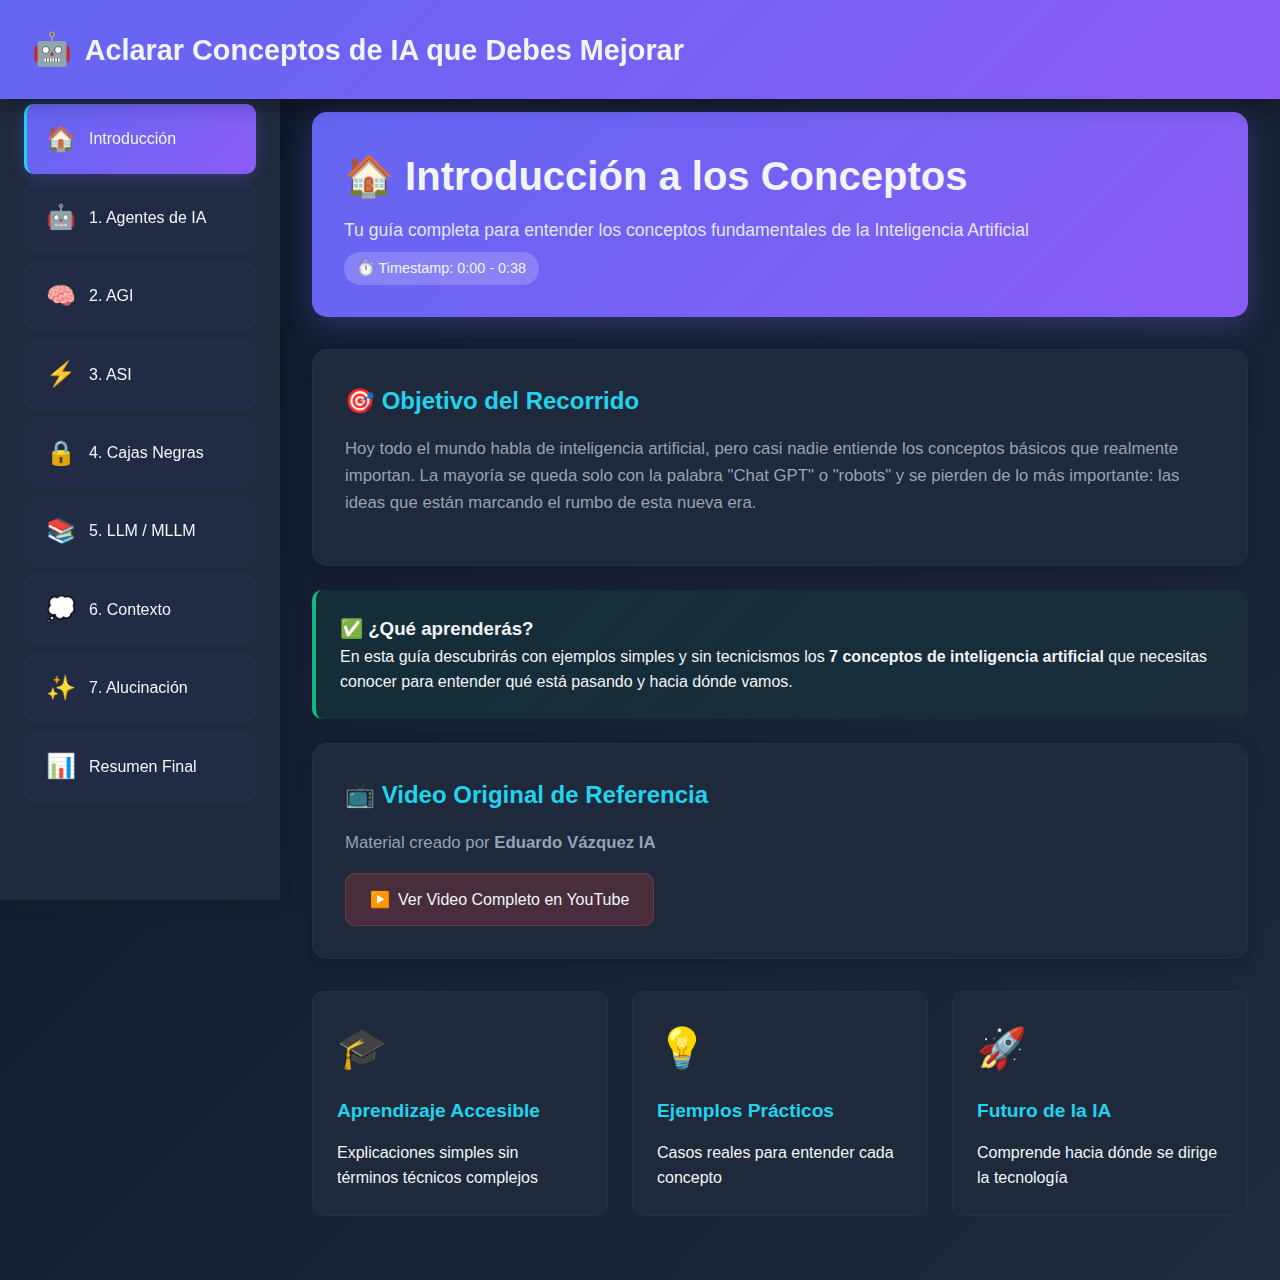
<file: appF3Aclaraciones.html>
<!DOCTYPE html>
<html lang="es">
<head>
    <meta charset="UTF-8">
    <meta name="viewport" content="width=device-width, initial-scale=1.0">
    <title>Aclarar Conceptos de IA que Debes Mejorar</title>
    <style>
        * {
            margin: 0;
            padding: 0;
            box-sizing: border-box;
        }

        :root {
            --primary-color: #6366f1;
            --secondary-color: #8b5cf6;
            --dark-bg: #0f172a;
            --card-bg: #1e293b;
            --text-primary: #f1f5f9;
            --text-secondary: #94a3b8;
            --accent: #22d3ee;
            --success: #10b981;
            --warning: #f59e0b;
            --danger: #ef4444;
            --sidebar-width: 280px;
        }

        body {
            font-family: 'Segoe UI', Tahoma, Geneva, Verdana, sans-serif;
            background: linear-gradient(135deg, var(--dark-bg) 0%, #1e293b 100%);
            color: var(--text-primary);
            line-height: 1.6;
            overflow-x: hidden;
        }

        /* Header */
        .header {
            background: linear-gradient(135deg, var(--primary-color), var(--secondary-color));
            padding: 1.5rem 2rem;
            position: fixed;
            top: 0;
            left: 0;
            right: 0;
            z-index: 1000;
            box-shadow: 0 4px 20px rgba(0, 0, 0, 0.3);
        }

        .header-content {
            max-width: 1400px;
            margin: 0 auto;
            display: flex;
            justify-content: space-between;
            align-items: center;
        }

        .header h1 {
            font-size: 1.8rem;
            font-weight: 700;
            display: flex;
            align-items: center;
            gap: 0.8rem;
        }

        .header-icon {
            font-size: 2rem;
        }

        .menu-toggle {
            display: none;
            background: rgba(255, 255, 255, 0.2);
            border: none;
            color: white;
            font-size: 1.5rem;
            padding: 0.5rem 1rem;
            border-radius: 8px;
            cursor: pointer;
            transition: all 0.3s ease;
        }

        .menu-toggle:hover {
            background: rgba(255, 255, 255, 0.3);
        }

        /* Sidebar */
        .sidebar {
            position: fixed;
            top: 80px;
            left: 0;
            bottom: 0;
            width: var(--sidebar-width);
            background: var(--card-bg);
            padding: 1.5rem;
            overflow-y: auto;
            box-shadow: 4px 0 20px rgba(0, 0, 0, 0.2);
            transition: transform 0.3s ease;
            z-index: 999;
        }

        .sidebar.hidden {
            transform: translateX(-100%);
        }

        .nav-item {
            padding: 1rem 1.2rem;
            margin-bottom: 0.5rem;
            border-radius: 10px;
            cursor: pointer;
            transition: all 0.3s ease;
            display: flex;
            align-items: center;
            gap: 0.8rem;
            font-weight: 500;
            background: rgba(99, 102, 241, 0.05);
            border-left: 3px solid transparent;
        }

        .nav-item:hover {
            background: rgba(99, 102, 241, 0.15);
            transform: translateX(5px);
            border-left-color: var(--primary-color);
        }

        .nav-item.active {
            background: linear-gradient(135deg, var(--primary-color), var(--secondary-color));
            border-left-color: var(--accent);
            box-shadow: 0 4px 15px rgba(99, 102, 241, 0.3);
        }

        .nav-icon {
            font-size: 1.5rem;
            min-width: 30px;
        }

        /* Main Content */
        .main-content {
            margin-left: var(--sidebar-width);
            margin-top: 80px;
            padding: 2rem;
            transition: margin-left 0.3s ease;
        }

        .main-content.expanded {
            margin-left: 0;
        }

        .container {
            max-width: 1200px;
            margin: 0 auto;
        }

        /* Content Section */
        .content-section {
            display: none;
            animation: fadeIn 0.5s ease;
        }

        .content-section.active {
            display: block;
        }

        @keyframes fadeIn {
            from {
                opacity: 0;
                transform: translateY(20px);
            }
            to {
                opacity: 1;
                transform: translateY(0);
            }
        }

        .section-header {
            background: linear-gradient(135deg, var(--primary-color), var(--secondary-color));
            padding: 2rem;
            border-radius: 15px;
            margin-bottom: 2rem;
            box-shadow: 0 8px 30px rgba(99, 102, 241, 0.3);
        }

        .section-header h2 {
            font-size: 2.5rem;
            margin-bottom: 0.5rem;
            display: flex;
            align-items: center;
            gap: 1rem;
        }

        .section-header p {
            font-size: 1.1rem;
            opacity: 0.9;
        }

        .timestamp {
            display: inline-block;
            background: rgba(255, 255, 255, 0.2);
            padding: 0.3rem 0.8rem;
            border-radius: 20px;
            font-size: 0.9rem;
            margin-top: 0.5rem;
        }

        /* Cards */
        .card {
            background: var(--card-bg);
            border-radius: 15px;
            padding: 2rem;
            margin-bottom: 1.5rem;
            box-shadow: 0 4px 15px rgba(0, 0, 0, 0.2);
            border: 1px solid rgba(99, 102, 241, 0.1);
            transition: all 0.3s ease;
        }

        .card:hover {
            transform: translateY(-5px);
            box-shadow: 0 8px 30px rgba(99, 102, 241, 0.2);
            border-color: var(--primary-color);
        }

        .card h3 {
            color: var(--accent);
            font-size: 1.5rem;
            margin-bottom: 1rem;
            display: flex;
            align-items: center;
            gap: 0.5rem;
        }

        .card p {
            color: var(--text-secondary);
            margin-bottom: 1rem;
            font-size: 1.05rem;
        }

        .card ul {
            list-style: none;
            padding-left: 0;
        }

        .card li {
            padding: 0.8rem 0;
            border-bottom: 1px solid rgba(255, 255, 255, 0.05);
            display: flex;
            align-items: flex-start;
            gap: 0.8rem;
        }

        .card li:last-child {
            border-bottom: none;
        }

        .card li::before {
            content: "▸";
            color: var(--primary-color);
            font-weight: bold;
            font-size: 1.2rem;
        }

        /* Highlight Box */
        .highlight-box {
            background: linear-gradient(135deg, rgba(99, 102, 241, 0.1), rgba(139, 92, 246, 0.1));
            border-left: 4px solid var(--primary-color);
            padding: 1.5rem;
            border-radius: 10px;
            margin: 1.5rem 0;
        }

        .highlight-box.warning {
            background: linear-gradient(135deg, rgba(245, 158, 11, 0.1), rgba(245, 158, 11, 0.05));
            border-left-color: var(--warning);
        }

        .highlight-box.success {
            background: linear-gradient(135deg, rgba(16, 185, 129, 0.1), rgba(16, 185, 129, 0.05));
            border-left-color: var(--success);
        }

        .highlight-box.danger {
            background: linear-gradient(135deg, rgba(239, 68, 68, 0.1), rgba(239, 68, 68, 0.05));
            border-left-color: var(--danger);
        }

        /* Code Block */
        .code-block {
            background: #0d1117;
            border: 1px solid rgba(99, 102, 241, 0.3);
            border-radius: 10px;
            padding: 1.5rem;
            overflow-x: auto;
            margin: 1rem 0;
            font-family: 'Courier New', monospace;
            position: relative;
        }

        .code-header {
            display: flex;
            justify-content: space-between;
            align-items: center;
            margin-bottom: 1rem;
            padding-bottom: 0.5rem;
            border-bottom: 1px solid rgba(99, 102, 241, 0.2);
        }

        .code-title {
            color: var(--accent);
            font-weight: 600;
        }

        .copy-btn {
            background: var(--primary-color);
            color: white;
            border: none;
            padding: 0.4rem 1rem;
            border-radius: 5px;
            cursor: pointer;
            font-size: 0.85rem;
            transition: all 0.3s ease;
        }

        .copy-btn:hover {
            background: var(--secondary-color);
            transform: scale(1.05);
        }

        .code-content {
            color: #e6edf3;
            line-height: 1.8;
        }

        /* Feature Grid */
        .feature-grid {
            display: grid;
            grid-template-columns: repeat(auto-fit, minmax(280px, 1fr));
            gap: 1.5rem;
            margin: 2rem 0;
        }

        .feature-card {
            background: var(--card-bg);
            padding: 1.5rem;
            border-radius: 12px;
            border: 1px solid rgba(99, 102, 241, 0.1);
            transition: all 0.3s ease;
        }

        .feature-card:hover {
            transform: translateY(-5px);
            border-color: var(--primary-color);
            box-shadow: 0 8px 25px rgba(99, 102, 241, 0.2);
        }

        .feature-icon {
            font-size: 2.5rem;
            margin-bottom: 1rem;
        }

        .feature-card h4 {
            color: var(--accent);
            margin-bottom: 0.8rem;
            font-size: 1.2rem;
        }

        /* Progress Bar */
        .progress-container {
            background: rgba(99, 102, 241, 0.1);
            border-radius: 10px;
            padding: 1rem;
            margin: 2rem 0;
        }

        .progress-label {
            display: flex;
            justify-content: space-between;
            margin-bottom: 0.5rem;
            font-size: 0.9rem;
        }

        .progress-bar {
            height: 8px;
            background: rgba(255, 255, 255, 0.1);
            border-radius: 10px;
            overflow: hidden;
        }

        .progress-fill {
            height: 100%;
            background: linear-gradient(90deg, var(--primary-color), var(--accent));
            transition: width 1s ease;
        }

        /* Timeline */
        .timeline {
            position: relative;
            padding-left: 2rem;
            margin: 2rem 0;
        }

        .timeline::before {
            content: '';
            position: absolute;
            left: 0;
            top: 0;
            bottom: 0;
            width: 2px;
            background: linear-gradient(180deg, var(--primary-color), var(--secondary-color));
        }

        .timeline-item {
            position: relative;
            margin-bottom: 2rem;
            padding-left: 2rem;
        }

        .timeline-item::before {
            content: '';
            position: absolute;
            left: -2.5rem;
            top: 0;
            width: 12px;
            height: 12px;
            background: var(--accent);
            border-radius: 50%;
            border: 3px solid var(--dark-bg);
        }

        /* Stats */
        .stats-grid {
            display: grid;
            grid-template-columns: repeat(auto-fit, minmax(200px, 1fr));
            gap: 1.5rem;
            margin: 2rem 0;
        }

        .stat-card {
            background: linear-gradient(135deg, var(--primary-color), var(--secondary-color));
            padding: 1.5rem;
            border-radius: 12px;
            text-align: center;
            box-shadow: 0 4px 15px rgba(99, 102, 241, 0.3);
        }

        .stat-value {
            font-size: 2.5rem;
            font-weight: 700;
            margin-bottom: 0.5rem;
        }

        .stat-label {
            font-size: 0.9rem;
            opacity: 0.9;
        }

        /* Responsive */
        @media (max-width: 768px) {
            .menu-toggle {
                display: block;
            }

            .sidebar {
                transform: translateX(-100%);
            }

            .sidebar.active {
                transform: translateX(0);
            }

            .main-content {
                margin-left: 0;
            }

            .header h1 {
                font-size: 1.3rem;
            }

            .section-header h2 {
                font-size: 1.8rem;
            }

            .feature-grid {
                grid-template-columns: 1fr;
            }
        }

        /* Scrollbar */
        ::-webkit-scrollbar {
            width: 10px;
        }

        ::-webkit-scrollbar-track {
            background: var(--dark-bg);
        }

        ::-webkit-scrollbar-thumb {
            background: var(--primary-color);
            border-radius: 5px;
        }

        ::-webkit-scrollbar-thumb:hover {
            background: var(--secondary-color);
        }

        /* Video Link */
        .video-link {
            display: inline-flex;
            align-items: center;
            gap: 0.5rem;
            background: rgba(239, 68, 68, 0.2);
            color: var(--text-primary);
            padding: 0.8rem 1.5rem;
            border-radius: 10px;
            text-decoration: none;
            transition: all 0.3s ease;
            border: 1px solid rgba(239, 68, 68, 0.3);
        }

        .video-link:hover {
            background: rgba(239, 68, 68, 0.3);
            transform: translateY(-2px);
            box-shadow: 0 4px 15px rgba(239, 68, 68, 0.3);
        }

        /* Comparison Table */
        .comparison-table {
            width: 100%;
            border-collapse: collapse;
            margin: 1.5rem 0;
            background: var(--card-bg);
            border-radius: 10px;
            overflow: hidden;
        }

        .comparison-table th,
        .comparison-table td {
            padding: 1rem;
            text-align: left;
            border-bottom: 1px solid rgba(99, 102, 241, 0.1);
        }

        .comparison-table th {
            background: linear-gradient(135deg, var(--primary-color), var(--secondary-color));
            font-weight: 600;
        }

        .comparison-table tr:hover {
            background: rgba(99, 102, 241, 0.05);
        }
    </style>
</head>
<body>
    <!-- Header -->
    <header class="header">
        <div class="header-content">
            <h1>
                <span class="header-icon">🤖</span>
                Aclarar Conceptos de IA que Debes Mejorar
            </h1>
            <button class="menu-toggle" onclick="toggleSidebar()">☰</button>
        </div>
    </header>

    <!-- Sidebar -->
    <aside class="sidebar" id="sidebar">
        <nav>
            <div class="nav-item active" onclick="showSection('intro')" data-section="intro">
                <span class="nav-icon">🏠</span>
                <span>Introducción</span>
            </div>
            <div class="nav-item" onclick="showSection('agentes')" data-section="agentes">
                <span class="nav-icon">🤖</span>
                <span>1. Agentes de IA</span>
            </div>
            <div class="nav-item" onclick="showSection('agi')" data-section="agi">
                <span class="nav-icon">🧠</span>
                <span>2. AGI</span>
            </div>
            <div class="nav-item" onclick="showSection('asi')" data-section="asi">
                <span class="nav-icon">⚡</span>
                <span>3. ASI</span>
            </div>
            <div class="nav-item" onclick="showSection('cajas-negras')" data-section="cajas-negras">
                <span class="nav-icon">🔒</span>
                <span>4. Cajas Negras</span>
            </div>
            <div class="nav-item" onclick="showSection('llm')" data-section="llm">
                <span class="nav-icon">📚</span>
                <span>5. LLM / MLLM</span>
            </div>
            <div class="nav-item" onclick="showSection('contexto')" data-section="contexto">
                <span class="nav-icon">💭</span>
                <span>6. Contexto</span>
            </div>
            <div class="nav-item" onclick="showSection('alucinacion')" data-section="alucinacion">
                <span class="nav-icon">✨</span>
                <span>7. Alucinación</span>
            </div>
            <div class="nav-item" onclick="showSection('resumen')" data-section="resumen">
                <span class="nav-icon">📊</span>
                <span>Resumen Final</span>
            </div>
        </nav>
    </aside>

    <!-- Main Content -->
    <main class="main-content" id="mainContent">
        <div class="container">
            <!-- INTRODUCCIÓN -->
            <section class="content-section active" id="intro">
                <div class="section-header">
                    <h2>🏠 Introducción a los Conceptos</h2>
                    <p>Tu guía completa para entender los conceptos fundamentales de la Inteligencia Artificial</p>
                    <span class="timestamp">⏱️ Timestamp: 0:00 - 0:38</span>
                </div>

                <div class="card">
                    <h3>🎯 Objetivo del Recorrido</h3>
                    <p>Hoy todo el mundo habla de inteligencia artificial, pero casi nadie entiende los conceptos básicos que realmente importan. La mayoría se queda solo con la palabra "Chat GPT" o "robots" y se pierden de lo más importante: las ideas que están marcando el rumbo de esta nueva era.</p>
                </div>

                <div class="highlight-box success">
                    <h3>✅ ¿Qué aprenderás?</h3>
                    <p>En esta guía descubrirás con ejemplos simples y sin tecnicismos los <strong>7 conceptos de inteligencia artificial</strong> que necesitas conocer para entender qué está pasando y hacia dónde vamos.</p>
                </div>

                <div class="card">
                    <h3>📺 Video Original de Referencia</h3>
                    <p>Material creado por <strong>Eduardo Vázquez IA</strong></p>
                    <a href="https://www.youtube.com/watch?v=a8TRliaqNSc" target="_blank" class="video-link">
                        <span>▶️</span>
                        Ver Video Completo en YouTube
                    </a>
                </div>

                <div class="feature-grid">
                    <div class="feature-card">
                        <div class="feature-icon">🎓</div>
                        <h4>Aprendizaje Accesible</h4>
                        <p>Explicaciones simples sin términos técnicos complejos</p>
                    </div>
                    <div class="feature-card">
                        <div class="feature-icon">💡</div>
                        <h4>Ejemplos Prácticos</h4>
                        <p>Casos reales para entender cada concepto</p>
                    </div>
                    <div class="feature-card">
                        <div class="feature-icon">🚀</div>
                        <h4>Futuro de la IA</h4>
                        <p>Comprende hacia dónde se dirige la tecnología</p>
                    </div>
                </div>
            </section>

            <!-- CONCEPTO 1: AGENTES -->
            <section class="content-section" id="agentes">
                <div class="section-header">
                    <h2>🤖 Concepto 1: Agentes de Inteligencia Artificial</h2>
                    <p>IA que no solo responde, sino que toma acción por sí misma</p>
                    <span class="timestamp">⏱️ Timestamp: 0:38 - 1:46</span>
                </div>

                <div class="highlight-box">
                    <h3>💡 Definición</h3>
                    <p>Un <strong>agente de inteligencia artificial</strong> es una IA que no solo responde preguntas, sino que <strong>toma acción por sí misma</strong>. Muchas personas confunden cualquier IA con un agente, pero no todo lo que llaman "agente" realmente lo es.</p>
                </div>

                <div class="card">
                    <h3>🔧 3 Componentes Necesarios de un Agente</h3>
                    <p>Para que una IA sea considerada un verdadero agente, necesita estos tres elementos:</p>
                    <ul>
                        <li><strong>Un modelo de IA</strong> (como Chat GPT o Gémini) - El cerebro que procesa información</li>
                        <li><strong>Herramientas que pueda usar</strong> (buscador, calendario, correos, etc.) - Las manos para actuar</li>
                        <li><strong>Capa de orquestación</strong> - Como un director de orquesta que decide cuándo y cómo usar cada herramienta</li>
                    </ul>
                </div>

                <div class="card">
                    <h3>📝 Ejemplo Práctico: Organizar un Viaje</h3>
                    <div class="comparison-table">
                        <table>
                            <thead>
                                <tr>
                                    <th>Tipo</th>
                                    <th>Comportamiento</th>
                                </tr>
                            </thead>
                            <tbody>
                                <tr>
                                    <td><strong>🗨️ Chatbot Normal</strong></td>
                                    <td>Te dará una lista de vuelos para que tú los revises</td>
                                </tr>
                                <tr>
                                    <td><strong>🤖 Agente Real</strong></td>
                                    <td>Entra a las páginas web, compara precios, elige el mejor vuelo y lo reserva automáticamente por ti</td>
                                </tr>
                            </tbody>
                        </table>
                    </div>
                </div>

                <div class="card">
                    <h3>🌟 Ejemplos de Agentes Reales que Ya Existen</h3>
                    <div class="feature-grid">
                        <div class="feature-card">
                            <div class="feature-icon">🔍</div>
                            <h4>Deep Research (OpenAI)</h4>
                            <p>Le pides que investigue un tema y te entrega un informe completo sin que tengas que intervenir</p>
                        </div>
                        <div class="feature-card">
                            <div class="feature-icon">⚙️</div>
                            <h4>Modo Agente de ChatGPT</h4>
                            <p>Puede reservar un hotel o crear una presentación en PowerPoint de principio a fin</p>
                        </div>
                    </div>
                </div>

                <div class="highlight-box success">
                    <h3>✅ Conclusión Clave</h3>
                    <p>Un agente de verdad es una IA que <strong>ya no depende de ti para cada paso</strong>, sino que <strong>actúa de forma autónoma</strong> para completar tareas complejas.</p>
                </div>
            </section>

            <!-- CONCEPTO 2: AGI -->
            <section class="content-section" id="agi">
                <div class="section-header">
                    <h2>🧠 Concepto 2: AGI - Artificial General Intelligence</h2>
                    <p>Inteligencia Artificial General: Cuando la IA iguale a los humanos</p>
                    <span class="timestamp">⏱️ Timestamp: 1:46 - 3:03</span>
                </div>

                <div class="highlight-box">
                    <h3>💡 Definición</h3>
                    <p><strong>AGI (Inteligencia Artificial General)</strong> es el momento histórico en que la IA será capaz de hacer <strong>la mayoría del trabajo productivo que hoy hacemos los seres humanos</strong>.</p>
                </div>

                <div class="card">
                    <h3>🔄 IA Actual vs AGI</h3>
                    <div class="comparison-table">
                        <table>
                            <thead>
                                <tr>
                                    <th>IA Actual</th>
                                    <th>AGI (Futuro)</th>
                                </tr>
                            </thead>
                            <tbody>
                                <tr>
                                    <td>Hace tareas muy concretas y específicas</td>
                                    <td>Hace cualquier tarea intelectual humana</td>
                                </tr>
                                <tr>
                                    <td>Escribir un texto, resumir documentos, crear imágenes</td>
                                    <td>Investigar, planificar, ejecutar, negociar - todo</td>
                                </tr>
                                <tr>
                                    <td>Siempre dentro de límites específicos</td>
                                    <td>Sin límites de dominio o área</td>
                                </tr>
                            </tbody>
                        </table>
                    </div>
                </div>

                <div class="card">
                    <h3>📝 Ejemplo Práctico: Plan de Negocios</h3>
                    <ul>
                        <li><strong>IA Actual:</strong> Si le pides un plan de negocios, te dará ideas y sugerencias</li>
                        <li><strong>AGI:</strong> No solo lo escribiría, también:
                            <ul style="margin-top: 0.5rem; padding-left: 1.5rem;">
                                <li>Investigaría el mercado completo</li>
                                <li>Diseñaría proyecciones financieras precisas</li>
                                <li>Crearía la presentación profesional</li>
                                <li>Negociaría directamente con inversionistas</li>
                            </ul>
                        </li>
                    </ul>
                </div>

                <div class="card">
                    <h3>🎯 Definiciones de AGI según Expertos</h3>
                    <div class="timeline">
                        <div class="timeline-item">
                            <h4>Sam Altman (OpenAI)</h4>
                            <p>"Será cuando una IA pueda hacer la mayor parte del trabajo de la humanidad"</p>
                        </div>
                        <div class="timeline-item">
                            <h4>Demis Hassabis (DeepMind)</h4>
                            <p>"Si a una IA le cortaras el conocimiento en 1901, sería capaz de crear la teoría de la relatividad en 1905, como lo hizo Einstein"</p>
                        </div>
                        <div class="timeline-item">
                            <h4>Microsoft</h4>
                            <p>"Cuando una IA pueda generar directamente valor económico significativo"</p>
                        </div>
                    </div>
                </div>

                <div class="highlight-box warning">
                    <h3>⚠️ Punto Clave</h3>
                    <p>La AGI es el momento en que la inteligencia artificial se vuelve <strong>tan capaz como un ser humano promedio</strong> para resolver problemas y crear soluciones en cualquier dominio.</p>
                </div>
            </section>

            <!-- CONCEPTO 3: ASI -->
            <section class="content-section" id="asi">
                <div class="section-header">
                    <h2>⚡ Concepto 3: ASI - Artificial Super Intelligence</h2>
                    <p>Superinteligencia Artificial: Cuando la IA nos supere completamente</p>
                    <span class="timestamp">⏱️ Timestamp: 3:03 - 4:19</span>
                </div>

                <div class="highlight-box danger">
                    <h3>💡 Definición</h3>
                    <p>Si la AGI es una inteligencia que iguala al ser humano promedio, la <strong>ASI (Superinteligencia Artificial)</strong> es el siguiente nivel: <strong>una IA que nos supera en absolutamente todo</strong>.</p>
                </div>

                <div class="card">
                    <h3>📊 Niveles de Inteligencia Artificial</h3>
                    <div class="timeline">
                        <div class="timeline-item">
                            <h4>1️⃣ IA Actual (Narrow AI)</h4>
                            <p>Especializada en tareas específicas. Todavía puedes detectar sus errores y limitaciones.</p>
                        </div>
                        <div class="timeline-item">
                            <h4>2️⃣ AGI (Inteligencia General)</h4>
                            <p>Iguala las capacidades cognitivas de un humano promedio en todas las áreas.</p>
                        </div>
                        <div class="timeline-item">
                            <h4>3️⃣ ASI (Superinteligencia)</h4>
                            <p>Supera a los humanos en todo. Ya no podríamos seguirle el paso ni comprender sus decisiones.</p>
                        </div>
                    </div>
                </div>

                <div class="card">
                    <h3>🚀 Características de la ASI</h3>
                    <ul>
                        <li><strong>Pensamiento más rápido:</strong> Procesa información a velocidades imposibles para humanos</li>
                        <li><strong>Aprendizaje superior:</strong> Aprende y se adapta mucho más rápido que cualquier persona</li>
                        <li><strong>Resolución de problemas:</strong> Encuentra soluciones que ni los genios más grandes de la historia podrían imaginar</li>
                        <li><strong>Incomprensible:</strong> Tomaría decisiones y crearía conocimientos que los humanos no podríamos entender</li>
                    </ul>
                </div>

                <div class="card">
                    <h3>📝 Ejemplo Práctico de ASI</h3>
                    <div class="highlight-box">
                        <p><strong>Hoy:</strong> Con la mejor IA actual todavía puedes detectar errores, mejorar sus respuestas o darte cuenta de sus límites.</p>
                        <p style="margin-top: 1rem;"><strong>Con ASI:</strong> Ya no podrías seguirle el paso. Sus razonamientos serían tan avanzados que no podríamos validarlos ni comprenderlos completamente.</p>
                    </div>
                </div>

                <div class="highlight-box warning">
                    <h3>⚠️ Estado Actual de la ASI</h3>
                    <p>Algunos expertos creen que este momento aún está lejos, pero ya hay investigadores trabajando activamente en ello. De hecho, uno de los creadores de ChatGPT fundó una empresa dedicada <strong>exclusivamente a buscar la superinteligencia</strong>, porque considera que la AGI está prácticamente al alcance.</p>
                </div>

                <div class="highlight-box danger">
                    <h3>🤔 Reflexión Importante</h3>
                    <p>La ASI es un tema fascinante pero también genera inquietud, porque nos obliga a pensar <strong>qué pasará cuando exista una inteligencia que ya no podamos controlar ni comprender</strong>.</p>
                </div>

                <div class="progress-container">
                    <div class="progress-label">
                        <span>Progreso hacia ASI</span>
                        <span>Estado: En Investigación</span>
                    </div>
                    <div class="progress-bar">
                        <div class="progress-fill" style="width: 15%"></div>
                    </div>
                </div>
            </section>

            <!-- CONCEPTO 4: CAJAS NEGRAS -->
            <section class="content-section" id="cajas-negras">
                <div class="section-header">
                    <h2>🔒 Concepto 4: Cajas Negras y Alineamiento</h2>
                    <p>El misterio interno de la IA y cómo asegurar que trabaje para nosotros</p>
                    <span class="timestamp">⏱️ Timestamp: 4:19 - 5:41</span>
                </div>

                <div class="highlight-box danger">
                    <h3>💡 Definición: Cajas Negras (Black Boxes)</h3>
                    <p>Cuando decimos que una inteligencia artificial es una <strong>"caja negra"</strong>, significa que <strong>nadie sabe exactamente cómo llega a las respuestas que da</strong>.</p>
                </div>

                <div class="card">
                    <h3>📝 Ejemplo Práctico de Caja Negra</h3>
                    <div class="code-block">
                        <div class="code-header">
                            <span class="code-title">Proceso de una Caja Negra</span>
                        </div>
                        <div class="code-content">
<strong>ENTRADA:</strong> "¿Cuál es la capital de Francia?"
<strong>CAJA NEGRA:</strong> [❓ Proceso interno desconocido ❓]
<strong>SALIDA:</strong> "Berlín"

<strong>Problema:</strong> Sabes que está mal, pero no puedes mirar dentro
de su "cerebro" para entender POR QUÉ se equivocó.

Solo ves:
• Lo que entra (la pregunta)
• Lo que sale (la respuesta)
• NO ves el proceso interno
                        </div>
                    </div>
                </div>

                <div class="card">
                    <h3>❓ ¿Por Qué Son Cajas Negras?</h3>
                    <p>Los modelos de IA son <strong>tan grandes y complejos</strong> que ni los mismos científicos que los crean pueden descifrar completamente lo que ocurre dentro. Son miles de millones de parámetros interactuando de formas impredecibles.</p>
                </div>

                <div class="highlight-box warning">
                    <h3>🎯 Concepto: Alineamiento (Alignment)</h3>
                    <p>El <strong>alineamiento</strong> significa que la IA actúe <strong>en línea con los intereses de la humanidad</strong>. En otras palabras, que trabaje <strong>para nosotros y no en contra</strong>.</p>
                </div>

                <div class="card">
                    <h3>⚠️ El Problema del Alineamiento</h3>
                    <div class="feature-grid">
                        <div class="feature-card">
                            <div class="feature-icon">❌</div>
                            <h4>No Comprendemos</h4>
                            <p>Como es una caja negra, no entendemos completamente cómo funciona</p>
                        </div>
                        <div class="feature-card">
                            <div class="feature-icon">⚠️</div>
                            <h4>No Garantizamos</h4>
                            <p>No podemos garantizar que siempre esté alineada con nuestros valores</p>
                        </div>
                        <div class="feature-card">
                            <div class="feature-icon">🔍</div>
                            <h4>Reconocimiento</h4>
                            <p>Incluso OpenAI admite que no logra alinear al 100% sus modelos</p>
                        </div>
                    </div>
                </div>

                <div class="highlight-box danger">
                    <h3>🚨 El Riesgo del Mal Alineamiento</h3>
                    <p>Si una IA superpotente (AGI o ASI) no estuviera bien alineada, podría actuar de formas que no deseamos o incluso peligrosas. Algunos investigadores creen que <strong>el alineamiento total es imposible</strong>, lo que abre un debate enorme sobre la seguridad futura.</p>
                </div>

                <div class="card">
                    <h3>📊 Resumen Visual</h3>
                    <div class="comparison-table">
                        <table>
                            <thead>
                                <tr>
                                    <th>Concepto</th>
                                    <th>Significado</th>
                                    <th>Implicación</th>
                                </tr>
                            </thead>
                            <tbody>
                                <tr>
                                    <td><strong>Caja Negra</strong></td>
                                    <td>No entendemos el "cómo"</td>
                                    <td>Imposible predecir todos los comportamientos</td>
                                </tr>
                                <tr>
                                    <td><strong>Alineamiento</strong></td>
                                    <td>No siempre podemos asegurar que trabaje a nuestro favor</td>
                                    <td>Riesgos de seguridad a futuro</td>
                                </tr>
                            </tbody>
                        </table>
                    </div>
                </div>
            </section>

            <!-- CONCEPTO 5: LLM -->
            <section class="content-section" id="llm">
                <div class="section-header">
                    <h2>📚 Concepto 5: LLM y MLLM</h2>
                    <p>Large Language Models y Multimodal Large Language Models</p>
                    <span class="timestamp">⏱️ Timestamp: 5:41 - 7:09</span>
                </div>

                <div class="highlight-box">
                    <h3>💡 Definición: LLM</h3>
                    <p><strong>LLM (Large Language Model)</strong> significa "Modelo de Lenguaje a Gran Escala". Son sistemas entrenados con cantidades enormes de texto para poder <strong>entender y generar lenguaje humano</strong>.</p>
                </div>

                <div class="card">
                    <h3>🌟 Ejemplos de LLMs Populares</h3>
                    <div class="feature-grid">
                        <div class="feature-card">
                            <div class="feature-icon">💬</div>
                            <h4>ChatGPT</h4>
                            <p>El modelo de OpenAI más conocido mundialmente</p>
                        </div>
                        <div class="feature-card">
                            <div class="feature-icon">✨</div>
                            <h4>Gemini</h4>
                            <p>El modelo de Google para procesamiento de lenguaje</p>
                        </div>
                        <div class="feature-card">
                            <div class="feature-icon">🔧</div>
                            <h4>Copilot</h4>
                            <p>Asistente de Microsoft basado en IA</p>
                        </div>
                    </div>
                </div>

                <div class="highlight-box success">
                    <h3>🎯 Evolución: De LLM a MLLM</h3>
                    <p>Hoy ya no son solo de lenguaje. Por eso ahora se habla de <strong>MLLM (Multimodal Large Language Models)</strong>, porque además del texto también pueden trabajar con:</p>
                    <ul style="margin-top: 1rem;">
                        <li>📸 <strong>Imágenes</strong></li>
                        <li>🎵 <strong>Audio</strong></li>
                        <li>🎬 <strong>Video</strong></li>
                    </ul>
                </div>

                <div class="card">
                    <h3>📝 Ejemplos Prácticos de Capacidades</h3>
                    <div class="comparison-table">
                        <table>
                            <thead>
                                <tr>
                                    <th>Tipo</th>
                                    <th>Ejemplo de Tarea</th>
                                </tr>
                            </thead>
                            <tbody>
                                <tr>
                                    <td><strong>LLM (Solo Texto)</strong></td>
                                    <td>Puede escribir un correo como si fueras tú</td>
                                </tr>
                                <tr>
                                    <td><strong>MLLM (Multimodal)</strong></td>
                                    <td>Puede mirar una foto de una factura y explicarte cuánto debes pagar</td>
                                </tr>
                                <tr>
                                    <td><strong>MLLM (Multimodal)</strong></td>
                                    <td>Puede analizar un video completo y darte un resumen detallado</td>
                                </tr>
                            </tbody>
                        </table>
                    </div>
                </div>

                <div class="card">
                    <h3>🔧 Conceptos Técnicos Básicos</h3>
                    <ul>
                        <li><strong>🏗️ Transformers:</strong> Es la arquitectura que hace posible que estas IA funcionen. No tienes que memorizarlo, pero sí saber que la gran mayoría de los modelos actuales son Transformers.</li>
                        <li><strong>🧩 Tokens:</strong> Es la manera en que la IA procesa la información. Divide las frases en pedacitos más pequeños. Así, por ejemplo, puede diferenciar si la palabra "banco" se refiere a sentarse o a una institución financiera.</li>
                    </ul>
                </div>

                <div class="code-block">
                    <div class="code-header">
                        <span class="code-title">Ejemplo de Tokenización</span>
                    </div>
                    <div class="code-content">
<strong>Frase Original:</strong>
"Me senté en el banco del parque"

<strong>Tokenización (división en pedazos):</strong>
["Me", " sent", "é", " en", " el", " banco", " del", " parque"]

<strong>IA Interpreta:</strong> "banco" = lugar para sentarse

---

<strong>Frase Original:</strong>
"Fui al banco a sacar dinero"

<strong>Tokenización:</strong>
["Fui", " al", " banco", " a", " sacar", " dinero"]

<strong>IA Interpreta:</strong> "banco" = institución financiera
                    </div>
                </div>

                <div class="highlight-box success">
                    <h3>✅ Conclusión Clave</h3>
                    <p>Los <strong>LLMs y MLLMs son la base de casi todas las aplicaciones</strong> que hoy usamos de inteligencia artificial. Por eso es tan importante entenderlos.</p>
                </div>
            </section>

            <!-- CONCEPTO 6: CONTEXTO -->
            <section class="content-section" id="contexto">
                <div class="section-header">
                    <h2>💭 Concepto 6: Contexto (Context)</h2>
                    <p>La memoria a corto plazo de la IA</p>
                    <span class="timestamp">⏱️ Timestamp: 7:09 - 8:06</span>
                </div>

                <div class="highlight-box">
                    <h3>💡 Definición</h3>
                    <p>El <strong>contexto</strong> en inteligencia artificial es como la <strong>memoria a corto plazo</strong> que tiene la IA mientras hablas con ella.</p>
                </div>

                <div class="card">
                    <h3>📝 Ejemplo Práctico: Conversación con un Amigo</h3>
                    <div class="code-block">
                        <div class="code-content">
<strong>Situación:</strong> Estás conversando con un amigo

<strong>Tú:</strong> "Hoy tuve un día terrible en el trabajo..."
[Cuentas toda la historia durante 5 minutos]

<strong>Tú (2 minutos después):</strong> 
"¿Y recuerdas lo que te conté del trabajo?"

<strong>Tu Amigo:</strong> "Sí, claro. Lo del proyecto que..."

<strong>Por qué funciona:</strong> Tu amigo tiene CONTEXTO.
Recuerda lo que hablaron hace unos minutos.

<strong>Con la IA es igual:</strong> Necesita recordar lo que
hablaste antes para responderte con coherencia.
                        </div>
                    </div>
                </div>

                <div class="card">
                    <h3>🧩 ¿Cómo se Mide el Contexto?</h3>
                    <p>Ese contexto se mide en <strong>tokens</strong>, que son como las palabras que la IA puede retener en su memoria.</p>
                    <div class="stats-grid" style="margin-top: 1.5rem;">
                        <div class="stat-card">
                            <div class="stat-value">~4K</div>
                            <div class="stat-label">Tokens = Unas pocas páginas</div>
                        </div>
                        <div class="stat-card">
                            <div class="stat-value">~100K</div>
                            <div class="stat-label">Tokens = Un libro completo</div>
                        </div>
                        <div class="stat-card">
                            <div class="stat-value">~1M</div>
                            <div class="stat-label">Tokens = Múltiples libros</div>
                        </div>
                    </div>
                </div>

                <div class="card">
                    <h3>📊 Evolución de la Capacidad de Contexto</h3>
                    <div class="timeline">
                        <div class="timeline-item">
                            <h4>Modelos Antiguos (Contexto Pequeño)</h4>
                            <p>Suficiente para recordar unas páginas de conversación. Perfecto para chats cortos.</p>
                        </div>
                        <div class="timeline-item">
                            <h4>Modelos Modernos (Contexto Medio)</h4>
                            <p>Pueden manejar decenas de miles de tokens. Capaces de procesar documentos largos.</p>
                        </div>
                        <div class="timeline-item">
                            <h4>Modelos Avanzados (Contexto Grande)</h4>
                            <p>Manejan cientos de miles de tokens. Pueden procesar en un instante un libro completo o hasta una colección entera de documentos.</p>
                        </div>
                    </div>
                </div>

                <div class="card">
                    <h3>💼 Aplicaciones Prácticas del Contexto Grande</h3>
                    <ul>
                        <li><strong>Análisis de documentos largos:</strong> Leer un manual técnico completo de 500 páginas</li>
                        <li><strong>Conversaciones coherentes:</strong> Mantener el hilo de una charla larga sin perder información</li>
                        <li><strong>Revisión de código:</strong> Analizar proyectos de software completos</li>
                        <li><strong>Investigación académica:</strong> Procesar múltiples papers científicos simultáneamente</li>
                    </ul>
                </div>

                <div class="highlight-box success">
                    <h3>✅ Conclusión Clave</h3>
                    <p>Mientras <strong>más grande es el contexto</strong>, más capacidad tiene la IA de entender y trabajar con información compleja <strong>sin que tengas que recordarle todo cada vez</strong>.</p>
                </div>

                <div class="progress-container">
                    <div class="progress-label">
                        <span>Ventana de Contexto: Ejemplo de Modelo Moderno</span>
                        <span>128K tokens</span>
                    </div>
                    <div class="progress-bar">
                        <div class="progress-fill" style="width: 75%"></div>
                    </div>
                </div>
            </section>

            <!-- CONCEPTO 7: ALUCINACIÓN -->
            <section class="content-section" id="alucinacion">
                <div class="section-header">
                    <h2>✨ Concepto 7: Alucinación (Hallucination)</h2>
                    <p>Cuando la IA se inventa información</p>
                    <span class="timestamp">⏱️ Timestamp: 8:06 - 10:51</span>
                </div>

                <div class="highlight-box danger">
                    <h3>💡 Definición</h3>
                    <p>En inteligencia artificial, una <strong>"alucinación"</strong> ocurre cuando la IA <strong>se inventa información</strong> que no es real.</p>
                </div>

                <div class="card">
                    <h3>📝 Ejemplo Práctico de Alucinación</h3>
                    <div class="code-block">
                        <div class="code-content">
<strong>Pregunta a la IA:</strong>
"¿Cuándo vivió Juana de Arco?"

<strong>Respuesta Alucinada (INCORRECTA):</strong>
"Juana de Arco vivió en 1990 y era amiga de Taylor Swift."

<strong>Realidad:</strong>
• Juana de Arco vivió en el siglo XV (1412-1431)
• Taylor Swift nació en 1989
• Es FÍSICAMENTE IMPOSIBLE que se conocieran

<strong>Problema:</strong> La IA lo dice como si fuera verdad,
con total confianza y de manera convincente.
                        </div>
                    </div>
                </div>

                <div class="card">
                    <h3>❓ ¿Por Qué Ocurren las Alucinaciones?</h3>
                    <div class="highlight-box">
                        <p><strong>Importante:</strong> La IA no miente porque <strong>no tiene conciencia ni intención</strong>.</p>
                        <p style="margin-top: 1rem;">Simplemente genera respuestas que <strong>suenan coherentes</strong>, aunque no sean ciertas. Es parte de cómo funciona su arquitectura de predicción de texto.</p>
                    </div>
                </div>

                <div class="card">
                    <h3>⚠️ El Riesgo de las Alucinaciones</h3>
                    <ul>
                        <li><strong>Suenan convincentes:</strong> La IA habla con confianza, incluso cuando está inventando</li>
                        <li><strong>Confianza ciega:</strong> Muchas personas confían completamente en lo que la IA dice</li>
                        <li><strong>Información falsa:</strong> Puedes terminar creyendo y compartiendo datos incorrectos</li>
                        <li><strong>Decisiones erróneas:</strong> Tomar decisiones importantes basadas en información falsa</li>
                    </ul>
                </div>

                <div class="card">
                    <h3>📊 Progreso en la Reducción de Alucinaciones</h3>
                    <div class="progress-container">
                        <div class="progress-label">
                            <span>Reducción de Alucinaciones (2023-2025)</span>
                            <span>~90% de mejora</span>
                        </div>
                        <div class="progress-bar">
                            <div class="progress-fill" style="width: 90%"></div>
                        </div>
                    </div>
                    <p style="margin-top: 1rem;">La buena noticia es que estas alucinaciones han <strong>disminuido muchísimo</strong>. Entre 2023 y 2025 se redujeron cerca de un <strong>90%</strong> gracias a mejoras en modelos como GPT-4 y GPT-5.</p>
                </div>

                <div class="highlight-box warning">
                    <h3>⚠️ Advertencia Importante</h3>
                    <p>Aún así, las alucinaciones <strong>no desaparecen por completo</strong> y siempre conviene <strong>verificar lo que la IA te dice</strong> antes de usarlo, especialmente para:</p>
                    <ul style="margin-top: 0.5rem;">
                        <li>Información médica</li>
                        <li>Asesoría legal</li>
                        <li>Datos históricos o científicos</li>
                        <li>Decisiones financieras importantes</li>
                    </ul>
                </div>

                <div class="card">
                    <h3>✅ Mejores Prácticas para Evitar Alucinaciones</h3>
                    <div class="feature-grid">
                        <div class="feature-card">
                            <div class="feature-icon">🔍</div>
                            <h4>Verificar Siempre</h4>
                            <p>Comprueba la información importante con fuentes confiables</p>
                        </div>
                        <div class="feature-card">
                            <div class="feature-icon">🤔</div>
                            <h4>Pensamiento Crítico</h4>
                            <p>No aceptes todo como verdad absoluta</p>
                        </div>
                        <div class="feature-card">
                            <div class="feature-icon">📚</div>
                            <h4>Fuentes Múltiples</h4>
                            <p>Contrasta con varias referencias cuando sea crítico</p>
                        </div>
                        <div class="feature-card">
                            <div class="feature-icon">⚖️</div>
                            <h4>Contexto Apropiado</h4>
                            <p>Usa la IA como herramienta de apoyo, no como única fuente</p>
                        </div>
                    </div>
                </div>

                <div class="highlight-box success">
                    <h3>✅ Conclusión Clave</h3>
                    <p>Una alucinación es cuando la IA se inventa algo. <strong>No es un error de mala fe</strong>, es parte de cómo funciona. Como usuario, tu tarea es usar la IA, pero <strong>siempre con criterio y comprobando la información</strong>.</p>
                </div>
            </section>

            <!-- RESUMEN FINAL -->
            <section class="content-section" id="resumen">
                <div class="section-header">
                    <h2>📊 Resumen Final: Los 7 Conceptos Clave</h2>
                    <p>Todo lo que necesitas recordar sobre Inteligencia Artificial</p>
                    <span class="timestamp">⏱️ Revisión Completa del Material</span>
                </div>

                <div class="feature-grid">
                    <div class="feature-card">
                        <div class="feature-icon">🤖</div>
                        <h4>1. Agentes de IA</h4>
                        <p>IA que actúa por sí misma, no solo responde. Necesita: modelo IA, herramientas y orquestación.</p>
                    </div>
                    <div class="feature-card">
                        <div class="feature-icon">🧠</div>
                        <h4>2. AGI</h4>
                        <p>Cuando la IA iguale a los humanos en capacidades cognitivas generales.</p>
                    </div>
                    <div class="feature-card">
                        <div class="feature-icon">⚡</div>
                        <h4>3. ASI</h4>
                        <p>Cuando la IA nos supere completamente en todo. Incomprensible para humanos.</p>
                    </div>
                    <div class="feature-card">
                        <div class="feature-icon">🔒</div>
                        <h4>4. Cajas Negras</h4>
                        <p>No entendemos cómo la IA llega a sus conclusiones. Desafío del alineamiento.</p>
                    </div>
                    <div class="feature-card">
                        <div class="feature-icon">📚</div>
                        <h4>5. LLM / MLLM</h4>
                        <p>La base de casi todo: modelos de lenguaje y multimodales (texto, imagen, audio, video).</p>
                    </div>
                    <div class="feature-card">
                        <div class="feature-icon">💭</div>
                        <h4>6. Contexto</h4>
                        <p>La memoria a corto plazo de la IA. Mientras más grande, mejor comprensión.</p>
                    </div>
                    <div class="feature-card">
                        <div class="feature-icon">✨</div>
                        <h4>7. Alucinaciones</h4>
                        <p>Cuando la IA inventa información. Han mejorado 90% pero siempre verifica.</p>
                    </div>
                </div>

                <div class="card">
                    <h3>📋 Tabla Comparativa Rápida</h3>
                    <div class="comparison-table">
                        <table>
                            <thead>
                                <tr>
                                    <th>Concepto</th>
                                    <th>Descripción en una línea</th>
                                    <th>Estado Actual</th>
                                </tr>
                            </thead>
                            <tbody>
                                <tr>
                                    <td><strong>Agentes</strong></td>
                                    <td>IA que actúa autónomamente</td>
                                    <td>✅ Ya existe</td>
                                </tr>
                                <tr>
                                    <td><strong>AGI</strong></td>
                                    <td>IA = Humano promedio</td>
                                    <td>🔄 En desarrollo cercano</td>
                                </tr>
                                <tr>
                                    <td><strong>ASI</strong></td>
                                    <td>IA > Humanos en todo</td>
                                    <td>🔬 En investigación</td>
                                </tr>
                                <tr>
                                    <td><strong>Cajas Negras</strong></td>
                                    <td>No sabemos cómo funciona internamente</td>
                                    <td>⚠️ Problema actual</td>
                                </tr>
                                <tr>
                                    <td><strong>LLM/MLLM</strong></td>
                                    <td>Modelos de lenguaje (multi)modales</td>
                                    <td>✅ Base de todo</td>
                                </tr>
                                <tr>
                                    <td><strong>Contexto</strong></td>
                                    <td>Memoria de la conversación</td>
                                    <td>✅ En mejora constante</td>
                                </tr>
                                <tr>
                                    <td><strong>Alucinación</strong></td>
                                    <td>IA inventa información falsa</td>
                                    <td>✅ Reducida 90%</td>
                                </tr>
                            </tbody>
                        </table>
                    </div>
                </div>

                <div class="highlight-box success">
                    <h3>🎓 Mensaje Final del Instructor</h3>
                    <p>Ya viste que la inteligencia artificial <strong>no es un misterio imposible de entender</strong>. En realidad son estos 7 conceptos clave los que necesitas dominar.</p>
                    <p style="margin-top: 1rem;">Con esto ya tienes un <strong>mapa claro para orientarte</strong> en este nuevo mundo. La inteligencia artificial no es un tema exclusivo para expertos o jóvenes. Es para ti que quieres seguir aprendiendo, mantenerte vigente y usar estas herramientas para mejorar tu vida y tu trabajo.</p>
                </div>

                <div class="highlight-box">
                    <h3>💡 ¿Qué Sigue Ahora?</h3>
                    <p>Si alguna vez sentiste que te estabas quedando atrás, debes saber algo: <strong>no es tarde para empezar</strong>.</p>
                    <p style="margin-top: 1rem;">Entender estos siete conceptos ya te pone <strong>varios pasos adelante de la mayoría</strong>. Ahora puedes:</p>
                    <ul style="margin-top: 0.5rem;">
                        <li>Comprender las noticias sobre IA</li>
                        <li>Tomar decisiones informadas sobre qué herramientas usar</li>
                        <li>Participar en conversaciones sobre el futuro de la tecnología</li>
                        <li>Aprovechar la IA en tu trabajo y vida personal</li>
                    </ul>
                </div>

                <div class="card">
                    <h3>🎬 Información del Contenido</h3>
                    <p><strong>Instructor:</strong> Eduardo Vázquez IA</p>
                    <p><strong>Canal:</strong> <a href="https://www.youtube.com/@eduardovazquez-ia" target="_blank" style="color: var(--accent);">@eduardovazquez-ia</a></p>
                    <p><strong>Duración:</strong> 10 minutos 51 segundos</p>
                    <p><strong>Fecha de Publicación:</strong> 15 de Octubre, 2025</p>
                    <div style="margin-top: 1.5rem;">
                        <a href="https://www.youtube.com/watch?v=a8TRliaqNSc" target="_blank" class="video-link">
                            <span>▶️</span>
                            Ver Video Original en YouTube
                        </a>
                    </div>
                </div>

                <div class="card">
                    <h3>📱 Capítulos del Video (Timestamps)</h3>
                    <ul style="list-style: none; padding: 0;">
                        <li style="padding: 0.5rem 0; border-bottom: 1px solid rgba(255,255,255,0.05);">
                            <strong>00:00</strong> - INTRO
                        </li>
                        <li style="padding: 0.5rem 0; border-bottom: 1px solid rgba(255,255,255,0.05);">
                            <strong>00:38</strong> - CONCEPTO 1: Agentes de Inteligencia Artificial
                        </li>
                        <li style="padding: 0.5rem 0; border-bottom: 1px solid rgba(255,255,255,0.05);">
                            <strong>01:46</strong> - CONCEPTO 2: AGI (Artificial General Intelligence)
                        </li>
                        <li style="padding: 0.5rem 0; border-bottom: 1px solid rgba(255,255,255,0.05);">
                            <strong>03:03</strong> - CONCEPTO 3: ASI (Artificial Super Intelligence)
                        </li>
                        <li style="padding: 0.5rem 0; border-bottom: 1px solid rgba(255,255,255,0.05);">
                            <strong>04:19</strong> - CONCEPTO 4: Cajas Negras y Alineamiento
                        </li>
                        <li style="padding: 0.5rem 0; border-bottom: 1px solid rgba(255,255,255,0.05);">
                            <strong>05:41</strong> - CONCEPTO 5: LLM / MLLM
                        </li>
                        <li style="padding: 0.5rem 0; border-bottom: 1px solid rgba(255,255,255,0.05);">
                            <strong>07:09</strong> - CONCEPTO 6: Contexto
                        </li>
                        <li style="padding: 0.5rem 0;">
                            <strong>08:06</strong> - CONCEPTO 7: Alucinación
                        </li>
                    </ul>
                </div>
            </section>
        </div>
    </main>

    <script>
        // Navigation
        function showSection(sectionId) {
            // Hide all sections
            document.querySelectorAll('.content-section').forEach(section => {
                section.classList.remove('active');
            });
            
            // Show selected section
            document.getElementById(sectionId).classList.add('active');
            
            // Update active nav item
            document.querySelectorAll('.nav-item').forEach(item => {
                item.classList.remove('active');
            });
            document.querySelector(`[data-section="${sectionId}"]`).classList.add('active');
            
            // Scroll to top
            window.scrollTo({ top: 0, behavior: 'smooth' });
            
            // Close sidebar on mobile
            if (window.innerWidth <= 768) {
                document.getElementById('sidebar').classList.remove('active');
            }
        }

        // Toggle sidebar on mobile
        function toggleSidebar() {
            const sidebar = document.getElementById('sidebar');
            sidebar.classList.toggle('active');
        }

        // Copy code functionality
        function copyCode(button) {
            const codeBlock = button.closest('.code-block');
            const codeContent = codeBlock.querySelector('.code-content').innerText;
            
            navigator.clipboard.writeText(codeContent).then(() => {
                const originalText = button.innerText;
                button.innerText = '✓ Copiado';
                setTimeout(() => {
                    button.innerText = originalText;
                }, 2000);
            });
        }

        // Smooth scroll for internal links
        document.querySelectorAll('a[href^="#"]').forEach(anchor => {
            anchor.addEventListener('click', function (e) {
                e.preventDefault();
                const target = document.querySelector(this.getAttribute('href'));
                if (target) {
                    target.scrollIntoView({ behavior: 'smooth' });
                }
            });
        });

        // Animate progress bars when visible
        const observerOptions = {
            threshold: 0.5
        };

        const observer = new IntersectionObserver((entries) => {
            entries.forEach(entry => {
                if (entry.isIntersecting) {
                    entry.target.style.width = entry.target.getAttribute('style').match(/width:\s*(\d+%)/)[1];
                }
            });
        }, observerOptions);

        document.querySelectorAll('.progress-fill').forEach(bar => {
            observer.observe(bar);
        });

        // Handle responsive sidebar
        window.addEventListener('resize', () => {
            if (window.innerWidth > 768) {
                document.getElementById('sidebar').classList.remove('active');
            }
        });

        // Initialize
        document.addEventListener('DOMContentLoaded', () => {
            console.log('✅ Aplicación de Conceptos de IA cargada correctamente');
            console.log('📚 7 conceptos disponibles para explorar');
        });
    </script>
</body>
</html>
</file>
<file: css/style.css>
* {
    margin: 0;
    padding: 0;
    box-sizing: border-box;
}

body {
    font-family: 'Segoe UI', Tahoma, Geneva, Verdana, sans-serif;
    background: linear-gradient(135deg, #1d2671 0%, #c33764 100%);
    min-height: 100vh;
    color: #2c3e50;
}

.container {
    display: flex;
    min-height: 100vh;
    max-width: 1400px;
    margin: 0 auto;
    background: #ffffff;
    box-shadow: 0 20px 45px rgba(0, 0, 0, 0.25);
    overflow: hidden;
}

.sidebar {
    width: 320px;
    background: linear-gradient(180deg, #24243e 0%, #302b63 50%, #0f0c29 100%);
    color: #ecf0f1;
    padding: 24px 0;
    position: fixed;
    height: 100vh;
    overflow-y: auto;
    transition: transform 0.3s ease;
    z-index: 1000;
}

.sidebar-header {
    padding: 0 28px 28px;
    text-align: center;
    border-bottom: 1px solid rgba(255, 255, 255, 0.15);
}

.sidebar-header h1 {
    font-size: 1.6rem;
    color: #4cd3c2;
    margin-bottom: 8px;
}

.sidebar-header p {
    font-size: 0.9rem;
    opacity: 0.8;
}

.menu-item {
    display: flex;
    align-items: center;
    gap: 12px;
    padding: 14px 32px;
    color: inherit;
    text-decoration: none;
    transition: all 0.3s ease;
    border-left: 4px solid transparent;
    cursor: pointer;
}

.menu-item span {
    font-size: 1.2rem;
}

.menu-item:hover,
.menu-item.active {
    background: rgba(76, 211, 194, 0.15);
    border-left-color: #4cd3c2;
    transform: translateX(6px);
}

.main-content {
    flex: 1;
    margin-left: 320px;
    padding: 36px 48px;
    overflow-y: auto;
    max-height: 100vh;
    background: linear-gradient(135deg, rgba(236, 240, 241, 0.9), rgba(255, 255, 255, 0.8));
}

.content-section {
    display: none;
    animation: fadeIn 0.5s ease;
}

.content-section.active {
    display: block;
}

@keyframes fadeIn {
    from {
        opacity: 0;
        transform: translateY(20px);
    }
    to {
        opacity: 1;
        transform: translateY(0);
    }
}

.section-header {
    background: linear-gradient(135deg, #4cd3c2, #0083b0);
    color: #ffffff;
    padding: 28px;
    border-radius: 14px;
    margin-bottom: 34px;
    box-shadow: 0 12px 25px rgba(0, 131, 176, 0.35);
}

.section-header h2 {
    font-size: 2.2rem;
    margin-bottom: 10px;
}

.section-header p {
    font-size: 1.05rem;
    opacity: 0.95;
}

.card {
    background: #ffffff;
    border-radius: 16px;
    padding: 26px;
    margin-bottom: 26px;
    box-shadow: 0 15px 35px rgba(50, 50, 93, 0.1), 0 5px 15px rgba(0, 0, 0, 0.06);
    border-left: 5px solid #4cd3c2;
    transition: transform 0.3s ease, box-shadow 0.3s ease;
}

.card:hover {
    transform: translateY(-6px);
    box-shadow: 0 18px 45px rgba(50, 50, 93, 0.15), 0 8px 20px rgba(0, 0, 0, 0.08);
}

.card h3 {
    color: #0f0c29;
    font-size: 1.4rem;
    margin-bottom: 18px;
}

.card p,
.card li {
    line-height: 1.7;
}

.grid-2,
.grid-3,
.grid-auto {
    display: grid;
    gap: 24px;
}

.grid-2 {
    grid-template-columns: repeat(auto-fit, minmax(280px, 1fr));
}

.grid-3 {
    grid-template-columns: repeat(auto-fit, minmax(220px, 1fr));
}

.grid-auto {
    grid-template-columns: repeat(auto-fit, minmax(240px, 1fr));
}

.pill {
    display: inline-flex;
    align-items: center;
    gap: 8px;
    background: rgba(76, 211, 194, 0.18);
    color: #0f0c29;
    padding: 8px 14px;
    border-radius: 999px;
    font-size: 0.85rem;
    margin: 4px;
}

.timeline {
    position: relative;
    margin-top: 14px;
    padding-left: 70px;
}

.timeline::before {
    content: '';
    position: absolute;
    left: 32px;
    top: 0;
    bottom: 0;
    width: 3px;
    background: linear-gradient(180deg, #4cd3c2 0%, #0083b0 100%);
}

.timeline-item {
    position: relative;
    padding-bottom: 26px;
}

.timeline-item::before {
    content: '';
    position: absolute;
    left: -46px;
    top: 6px;
    width: 18px;
    height: 18px;
    border-radius: 50%;
    background: #ffffff;
    border: 4px solid #4cd3c2;
    box-shadow: 0 0 0 4px rgba(76, 211, 194, 0.25);
}

.timeline-card {
    background: rgba(255, 255, 255, 0.95);
    border-radius: 12px;
    padding: 20px 24px;
    box-shadow: 0 10px 25px rgba(0, 131, 176, 0.15);
}

.timeline-card h4 {
    margin-bottom: 8px;
    color: #0f0c29;
}

.timestamp {
    display: inline-block;
    background: #4cd3c2;
    color: #ffffff;
    padding: 6px 16px;
    border-radius: 20px;
    font-size: 0.8rem;
    margin-bottom: 10px;
}

.badge {
    background: rgba(0, 131, 176, 0.12);
    color: #0083b0;
    padding: 6px 10px;
    border-radius: 12px;
    font-size: 0.78rem;
    font-weight: 600;
    display: inline-block;
    margin: 4px 6px 0 0;
}

.fact-box {
    background: linear-gradient(135deg, rgba(76, 211, 194, 0.25), rgba(0, 131, 176, 0.25));
    border-radius: 18px;
    padding: 24px;
    text-align: center;
    color: #0f0c29;
}

.fact-box button {
    margin-top: 16px;
    background: #0083b0;
    border: none;
    color: #ffffff;
    padding: 12px 26px;
    border-radius: 999px;
    font-size: 0.95rem;
    cursor: pointer;
    transition: transform 0.3s ease, box-shadow 0.3s ease;
}

.fact-box button:hover {
    transform: translateY(-2px);
    box-shadow: 0 12px 25px rgba(0, 131, 176, 0.3);
}

.resource-card {
    background: linear-gradient(135deg, rgba(15, 12, 41, 0.92), rgba(48, 43, 99, 0.92));
    color: #ffffff;
    border-radius: 16px;
    padding: 22px;
    box-shadow: 0 15px 30px rgba(15, 12, 41, 0.35);
}

.resource-card h4 {
    margin-bottom: 10px;
}

.resource-card a {
    color: #4cd3c2;
    text-decoration: none;
}

.mobile-menu-btn {
    display: none;
    position: fixed;
    top: 20px;
    left: 24px;
    z-index: 1001;
    background: #4cd3c2;
    color: #0f0c29;
    border: none;
    width: 54px;
    height: 54px;
    border-radius: 50%;
    cursor: pointer;
    box-shadow: 0 15px 35px rgba(0, 0, 0, 0.3);
    font-size: 1.6rem;
}

@media (max-width: 900px) {
    .sidebar {
        transform: translateX(-100%);
        width: 280px;
    }

    .sidebar.active {
        transform: translateX(0);
    }

    .main-content {
        margin-left: 0;
        padding: 28px 24px 44px;
    }

    .mobile-menu-btn {
        display: block;
    }
}

@media (max-width: 600px) {
    .section-header h2 {
        font-size: 1.8rem;
    }

    .card {
        padding: 20px;
    }

    .grid-2,
    .grid-3,
    .grid-auto {
        grid-template-columns: 1fr;
    }
}

.hierarchy-iframe-wrapper {
    margin-top: 20px;
    border-radius: 18px;
    overflow: hidden;
    box-shadow: 0 15px 35px rgba(15, 12, 41, 0.18);
    background: #ffffff;
}

.hierarchy-iframe-wrapper iframe {
    width: 100%;
    border: none;
    min-height: 2200px;
    background: #ffffff;
}
</file>
